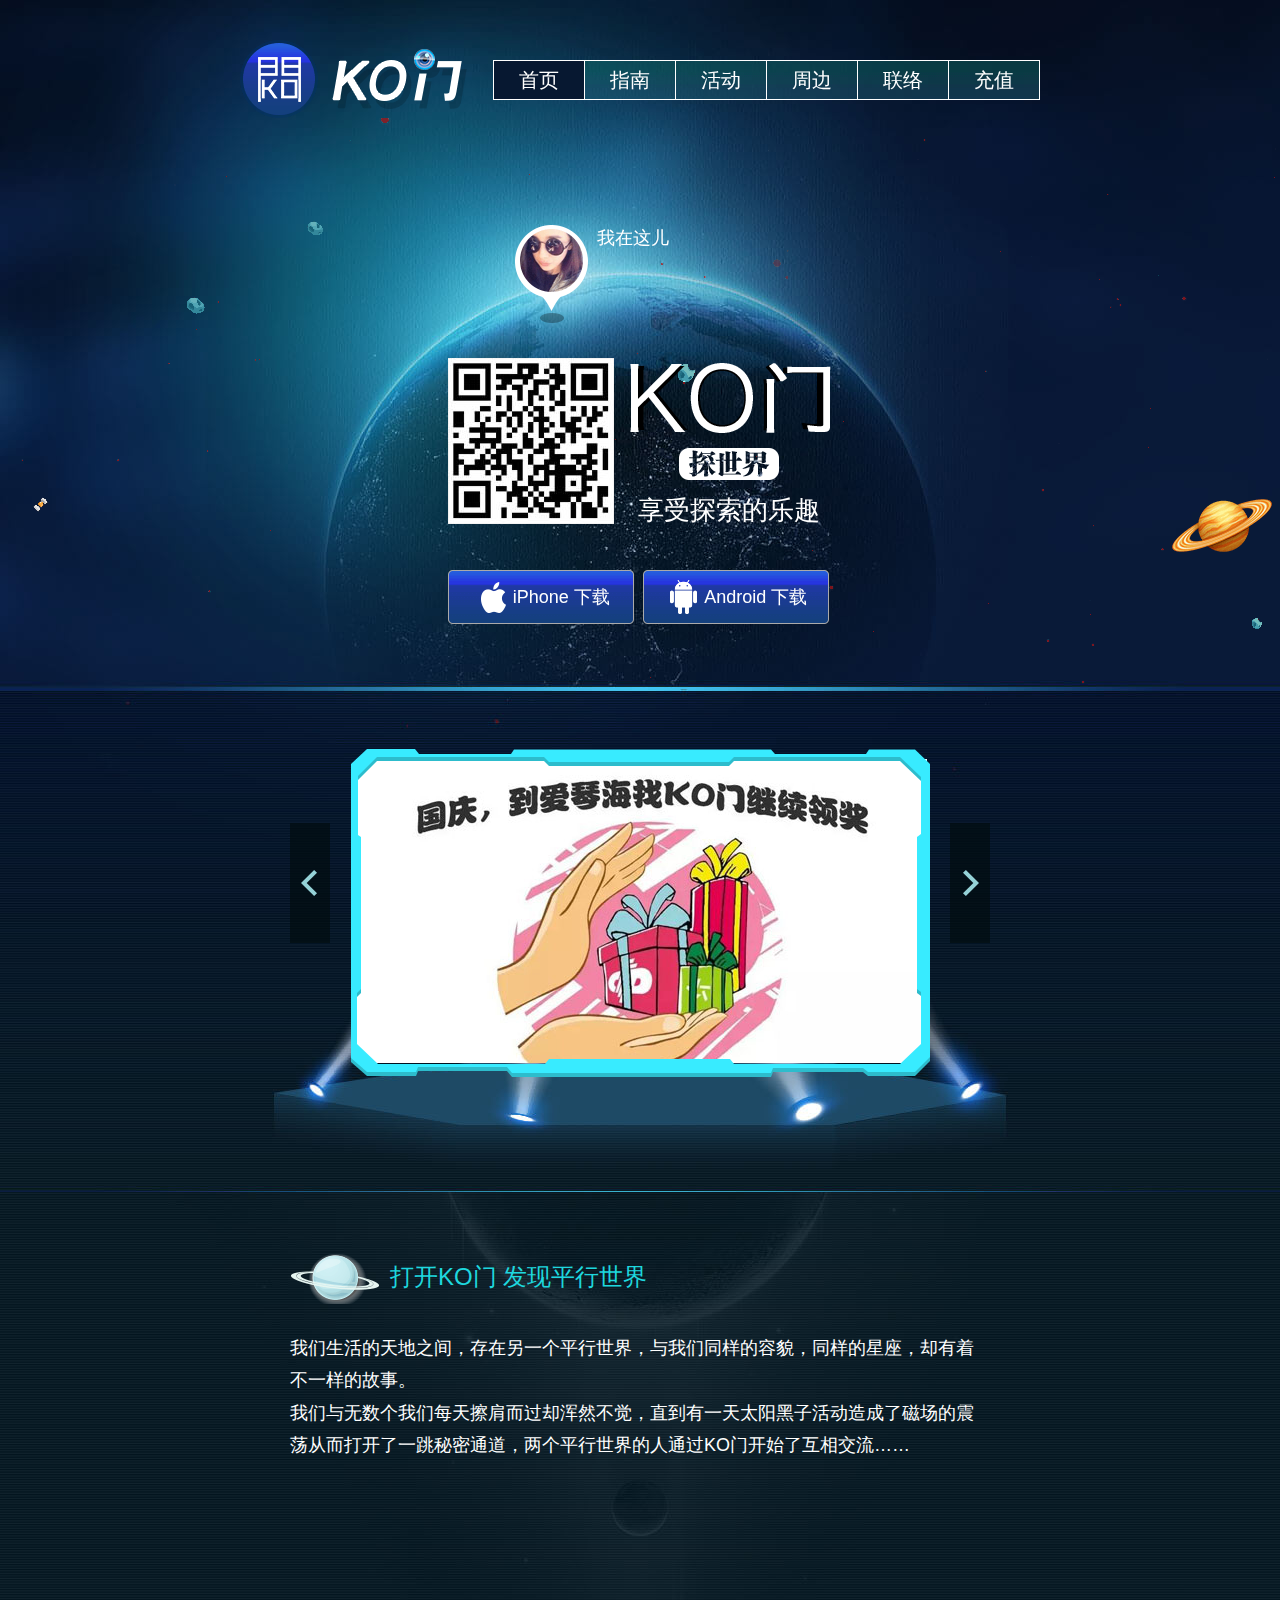
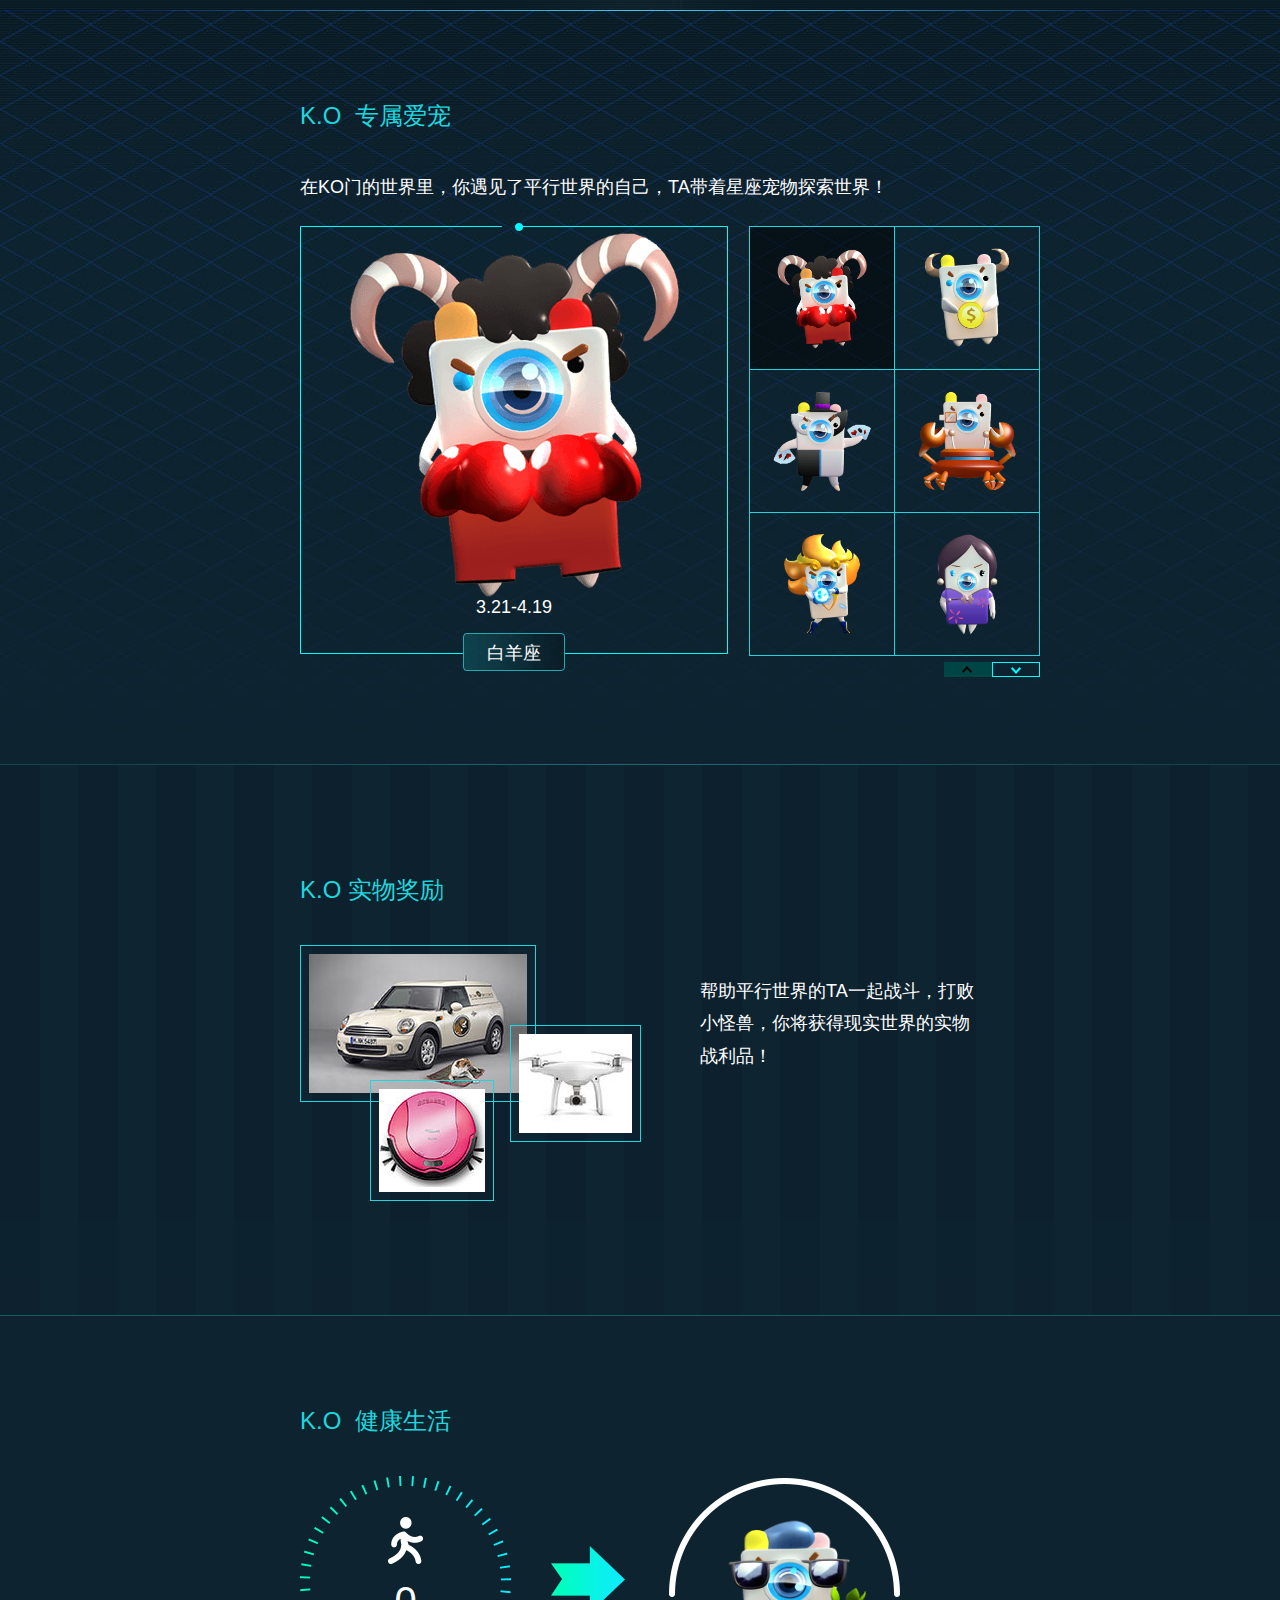
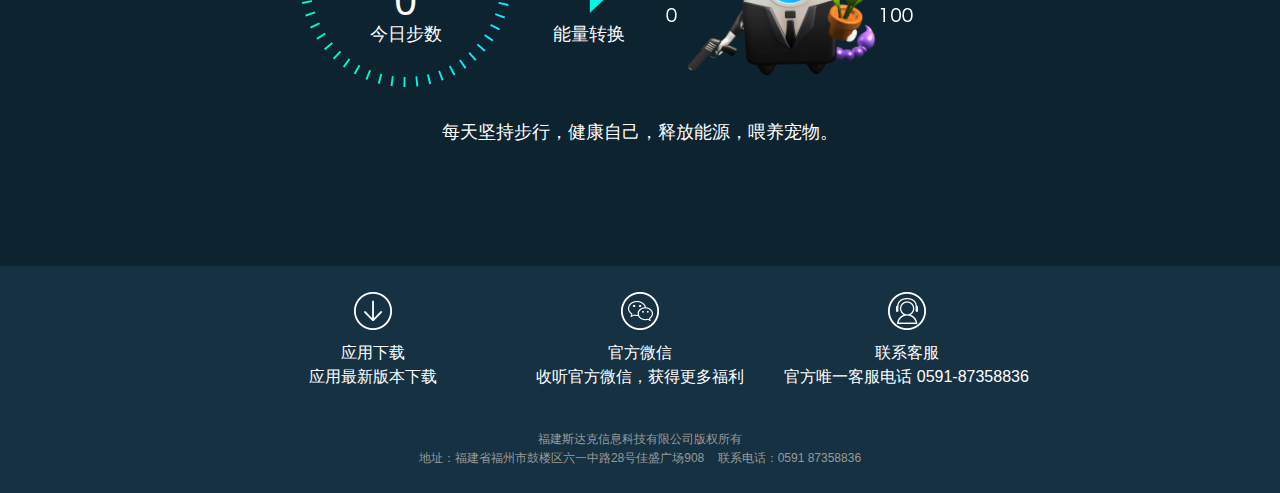
<file: index.html>
<!DOCTYPE html PUBLIC "-//W3C//DTD XHTML 1.0 Transitional//EN" "http://www.w3.org/TR/xhtml1/DTD/xhtml1-transitional.dtd">
<html xmlns="http://www.w3.org/1999/xhtml">
<head>
<meta http-equiv="Content-Type" content="text/html; charset=utf-8" />
<meta name="keywords" content="">
<meta name="description" content="">
<title>斯达克官网</title>

<meta name="viewport" content="width=device-width, initial-scale=1.0, user-scalable=0, minimum-scale=1.0, maximum-scale=1.0">
<meta name="apple-mobile-web-app-capable" content="yes">
<meta name="apple-mobile-web-app-status-bar-style" content="black">
<meta name="format-detection" content="telephone=no, email=no">

<link rel="stylesheet" href="ko/css/main.css" />
</head>
<body>

<div class="section s1">
	<div class="wrapper" id="s1">
		<div class="header">			
			<h1><a href="index.html" class="logo"><img src="ko/images/logo.png" alt="KO门" /></a></h1>
			<ul class="nav clearfix">
				<li class="on"><a href="index.html">首页</a></li>
				<li><a href="ko/guide.html">指南</a></li>
				<li><a href="ko/event.html">活动</a></li>
				<li><a href="javascript:;">周边</a></li>
				<li><a href="ko/contact.html">联络</a></li>
				<li><a href="ko/login.html?clear=1">充值</a></li>
			</ul>
			<a href="javascript:;" class="btn-menu"></a>		
		</div>
		<div class="star_bg layer" data-depth="1.00"></div>
		<div class="loc"><i class="anim"></i><span>我在这儿</span></div>
		<div class="down">
			<img src="ko/images/qrcode.jpg" alt="二维码" class="qrcode" />
			<div class="slogan">
				<h2 class="t_hide">KO门探世界</h2>
				<h3>享受探索的乐趣</h3>
			</div>
			<div class="btn-option">
				<a href="https://itunes.apple.com/cn/app/ko-men/id1155833660?mt=8"><i class="ios"></i>iPhone 下载</a>
				<a href="https://www.pgyer.com/sidake"><i class="android"></i>Android 下载</a>
			</div>
				
		</div>
	</div>
</div>
<div class="section s2">
	<div class="wrapper">
		<div class="swiper-container index-slider">
			<div class="swiper-wrapper">
				<div class="swiper-slide">
					<div class="img"><a href="ko/event_aiqinghai.html"><img src="ko/images/pic01.jpg" alt="" /><span></span></a></div>
				</div>
				<!-- <div class="swiper-slide">
					<div class="img"><a href="###"><img src="ko/images/pic01.jpg" alt="" /><span></span></a></div>
				</div>	 -->					
			</div>				
			<!-- Add Arrows -->
			<div class="swiper-button-next btn_next" id="index-next"></div>
			<div class="swiper-button-prev btn_prev" id="index-prev"></div>
		</div>		
	</div>
</div>
<div class="section s3">
	<div class="wrapper">
		<div class="s3_con">
			<div class="stitle"><i class="u"></i>打开KO门 发现平行世界</div>
			<div class="stxt">
				<p>我们生活的天地之间，存在另一个平行世界，与我们同样的容貌，同样的星座，却有着不一样的故事。<br />我们与无数个我们每天擦肩而过却浑然不觉，直到有一天太阳黑子活动造成了磁场的震荡从而打开了一跳秘密通道，两个平行世界的人通过KO门开始了互相交流……</p>
			</div>
		</div>			
	</div>
</div>
<div class="section s4">
	<div class="wrapper">
		<div class="s4_con">
			<div class="stitle">K.O  专属爱宠</div>
			<div class="stxt"><p>在KO门的世界里，你遇见了平行世界的自己，TA带着星座宠物探索世界！</p></div>

			<div class="signshow clearfix">
				<div class="signcon" data-index="0">
					<img src="ko/images/sign_1.png" alt="白羊座" />
					<span class="date">3.21-4.19</span>
					<span class="name">白羊座</span>
				</div>	
				<div class="signoption">
					<a href="javascript:;" class="next"></a>
					<a href="javascript:;" class="prev"></a>
				</div>				
				<div class="signlist">
					<ul class="clearfix" id="signList">
						<li class="on"><a href="javascript:;" data-date="3.21-4.19" data-name="白羊座" title="白羊座"><img src="ko/images/sign_1.png" alt="" /></a></li>
						<li><a href="javascript:;" data-date="4.20-5.20" data-name="金牛座" title="金牛座"><img src="ko/images/sign_2.png" alt="" /></a></li>
						<li><a href="javascript:;" data-date="5.21-6.21" data-name="双子座" title="双子座"><img src="ko/images/sign_3.png" alt="" /></a></li>
						<li><a href="javascript:;" data-date="6.22-7.22" data-name="巨蟹座" title="巨蟹座"><img src="ko/images/sign_4.png" alt="" /></a></li>
						<li><a href="javascript:;" data-date="7.23-8.22" data-name="狮子座" title="狮子座"><img src="ko/images/sign_5.png" alt="" /></a></li>
						<li><a href="javascript:;" data-date="8.23-9.22" data-name="处女座" title="处女座"><img src="ko/images/sign_6.png" alt="" /></a></li>
						<li><a href="javascript:;" data-date="9.23-10.23" data-name="天秤座" title="天秤座"><img src="ko/images/sign_7.png" alt="" /></a></li>
						<li><a href="javascript:;" data-date="10.24-11.22" data-name="天蝎座" title="天蝎座"><img src="ko/images/sign_8.png" alt="" /></a></li>
						<li><a href="javascript:;" data-date="11.23-12.21" data-name="射手座" title="射手座"><img src="ko/images/sign_9.png" alt="" /></a></li>
						<li><a href="javascript:;" data-date="12.22-1.19" data-name="摩羯座" title="摩羯座"><img src="ko/images/sign_10.png" alt="" /></a></li>
						<li><a href="javascript:;" data-date="1.20-2.18" data-name="水瓶座" title="水瓶座"><img src="ko/images/sign_11.png" alt="" /></a></li>
						<li><a href="javascript:;" data-date="2.19-3.20" data-name="双鱼座" title="双鱼座"><img src="ko/images/sign_12.png" alt="" /></a></li>
					</ul>
				</div>
				<div class="signbtn">
					<a href="javascript:;" class="up disable"></a>
					<a href="javascript:;" class="down"></a>
				</div>		
			</div>
		</div>
	</div>
</div>
<div class="section s5">
	<div class="wrapper">
		<div class="s5_con">
			<div class="stitle">K.O 实物奖励</div>
			<div class="stxt">
				<div class="spic">
					<img src="ko/images/pic04.jpg" alt="" class="p1" />
					<img src="ko/images/pic03.jpg" alt="" class="p2" />
					<img src="ko/images/pic02.jpg" alt="" class="p3" />
				</div>
				<p>帮助平行世界的TA一起战斗，打败小怪兽，你将获得现实世界的实物战利品！</p>
			</div>
		</div>			
	</div>
</div>
<div class="section s6">
	<div class="wrapper">
		<div class="s6_con">
			<div class="stitle">K.O  健康生活</div>
			<div class="step clearfix">
				<div class="step_1">
					<i></i>
					<span id="num1">5106</span>
					今日步数
				</div>
				<div class="step_2">
					<i></i><span>能量转换</span>
				</div>
				<div class="step_3">
					<div class="circle">
						<div class="circle-line" id="circleLine" style="width:0%"></div>
						<span class="num" id="num2">70</span>
					</div>
					<img src="ko/images/sign_8.png" alt="" />
				</div>
			</div>
			<div class="stxt">每天坚持步行，健康自己，释放能源，喂养宠物。</div>
		</div>			
	</div>
</div>
<div class="footer">
	<div class="wrapper">
		<ul class="clearfix">
			<li>
				<a href="https://www.pgyer.com/sidake">
					<i class="i1"></i>
					应用下载<br />应用最新版本下载
				</a>
			</li>
			<li>
				<a href="javascript:;">
					<i class="i2"></i>
					官方微信<br />收听官方微信，获得更多福利
					<span class="qrcode"><img src="ko/images/wx_qrcode.jpg" alt="微信公众号" /></span>
				</a>
			</li>
			<li>
				<a href="tel:0591-87358836">
					<i class="i3"></i>
					联系客服<br />官方唯一客服电话 0591-87358836 
				</a>
			</li>
		</ul>		
	</div>
	<div class="copyright">
		<p>福建斯达克信息科技有限公司版权所有<br /><label>地址：福建省福州市鼓楼区六一中路28号佳盛广场908</label> <label>联系电话：0591 87358836</label></p>
	</div>
</div>
<script src="ko/js/jquery.min.js"></script>
<script src="ko/js/jquery.parallax.min.js"></script>
<script src="ko/js/swiper.min.js"></script>
<script src="ko/js/countUp.min.js"></script>
<script src="ko/js/jquery.touchSwipe.min.js"></script>
<script>
    
$(function() {
   
	$(".btn-menu").click(function(){
		$(this).toggleClass('btn-active');
		$(this).siblings('ul').toggle();
	})


	//index JS
	$('#s1').parallax();
	var swiper = new Swiper('.index-slider', {
		nextButton: '#index-next',
		prevButton: '#index-prev',
		loop: true
	});

	var el1 = document.querySelector("#num1");
	var numAnim1 = new CountUp(el1, 000, 5106, 0, 1);
	var el2 = document.querySelector("#num2");
	var numAnim2 = new CountUp(el2, 0, 70, 0, 1);
	$(window).scroll(function() {
		var activeScroll = $(".s5").offset();    
		if($(window).scrollTop() >= activeScroll.top){
			numAnim1.start();
			setTimeout(function(){
				$("#num2").show();
				numAnim2.start();
				$("#circleLine").animate({"width": "70%"},1000);
			},1000)		
		}
	});
	$(".signlist li a").click(function(){
		var date=$(this).data("date"), name=$(this).data("name");
		var img = $(this).html();
		var html = "";
		html = img;
		html +='<span class="date">'+date+'</span>';
		html +='<span class="name">'+name+'</span>';

		$(".signcon").html(html);

		var li = $(this).parent();
		$(".signcon").attr("data-index",li.index())
		li.addClass("on").siblings("li").removeClass('on');
		return false;
	})
	$(".signbtn a").click(function(){
		var target = $("#signList");
		if($(this).hasClass('down') && !target.hasClass('moveUp')){
			$(this).addClass('disable').siblings('a').removeClass('disable');
			target.animate({"margin-top": "-430px"},300, function() {
				target.addClass('moveUp');				
			});
		}else if($(this).hasClass('up') && target.hasClass('moveUp')){
			$(this).addClass('disable').siblings('a').removeClass('disable');
			target.animate({"margin-top": "0px"},300, function() {
				target.removeClass('moveUp');				
			});
		}
	})

	function showSign(index){
		$(".signcon").attr("data-index",index);
		var target = $("#signList li").eq(index).find("a");

		var date=target.data("date"), name=target.data("name");
		var img = target.html();
		var html = "";
		html = img;
		html +='<span class="date">'+date+'</span>';
		html +='<span class="name">'+name+'</span>';
		$(".signcon").html(html);
	}

	$(".signoption a").click(function(){
		var index = $(".signcon").attr("data-index");

		if($(this).hasClass('prev')){
			if(index == 0){index = 11}else{
				index --;
			}
			showSign(index);

		}else if($(this).hasClass('next')){
			if(index == 11){index = 0}else{
				index++;
			}
			showSign(index);
		}
		return false;
	})

	$(".signcon").swipe({
			swipeLeft:function() {
				var index = $(".signcon").attr("data-index");
				if(index == 0){index = 11}else{
					index --;
				}
				showSign(index);
			},
			swipeRight : function() {
				var index = $(".signcon").attr("data-index");
				if(index == 11){index = 0}else{
					index++;
				}
				showSign(index);		
			}
		});
});
</script>
</body>
</html>
</file>
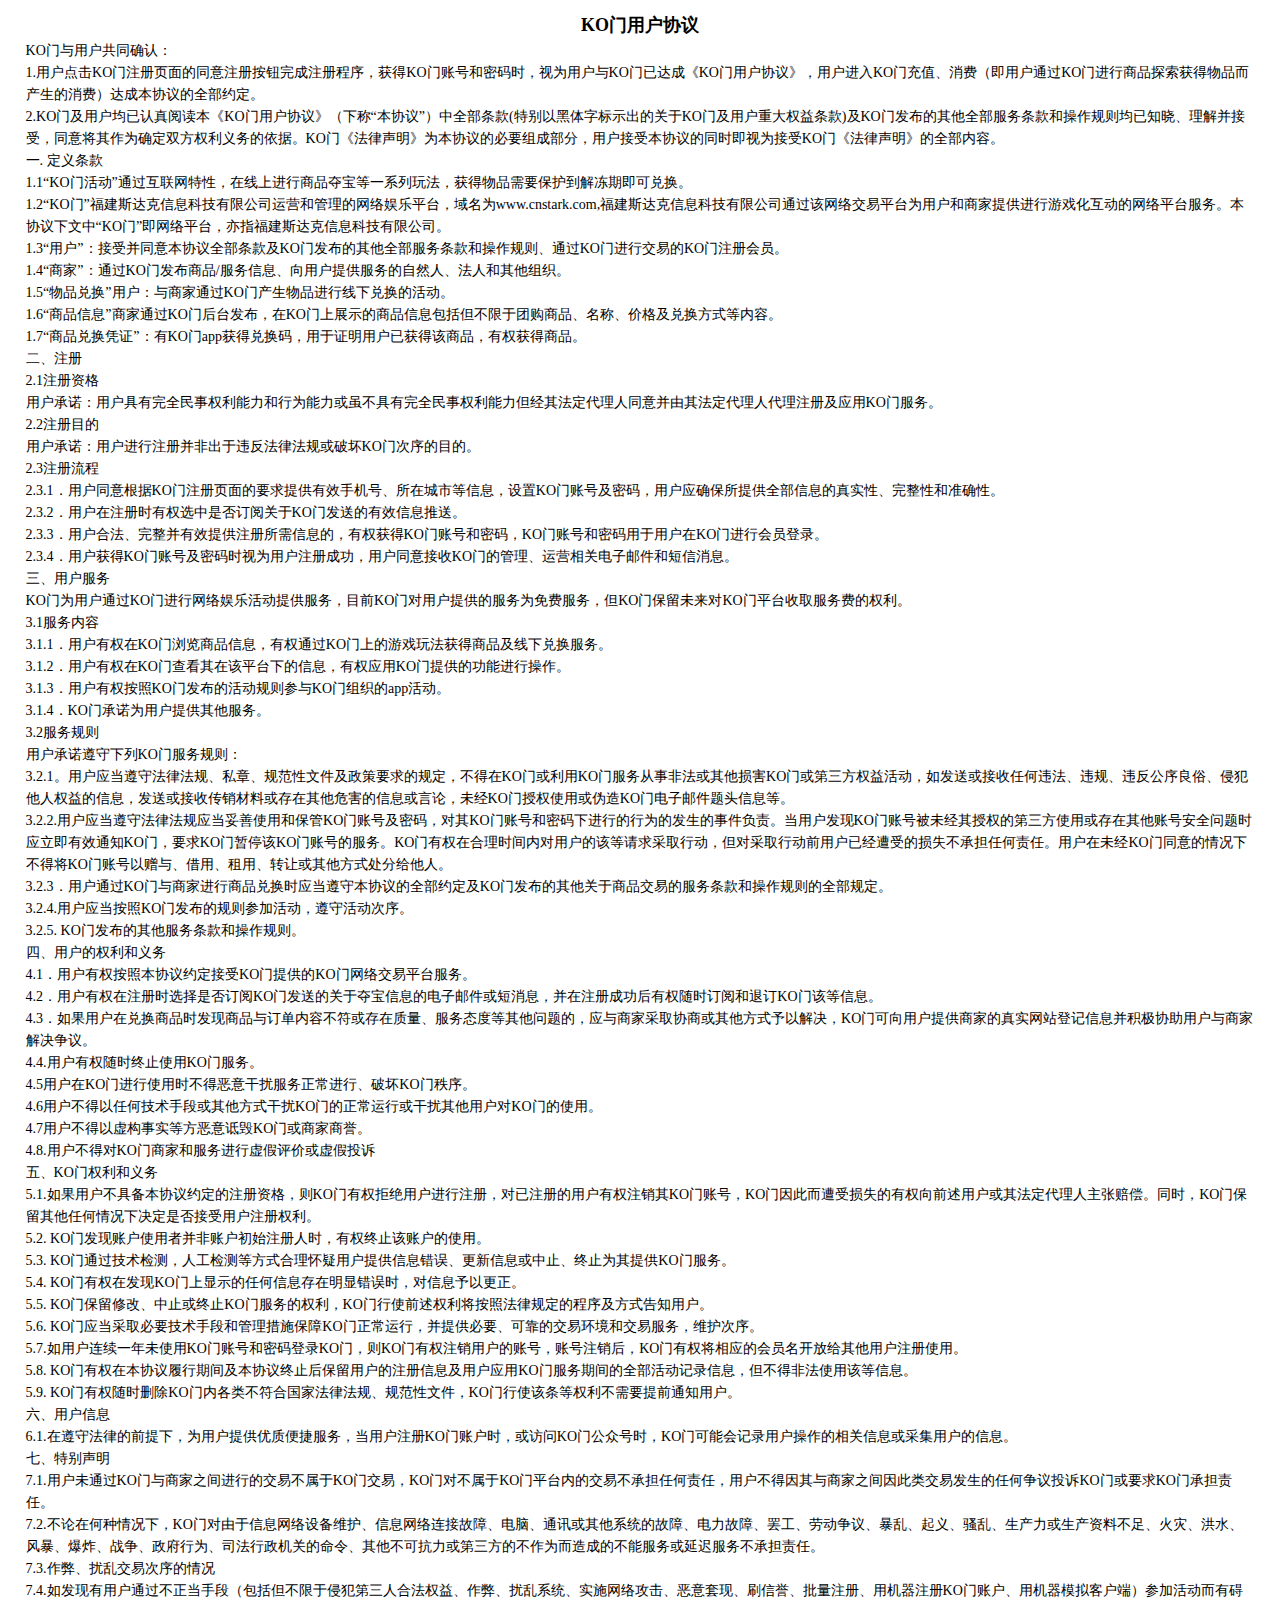
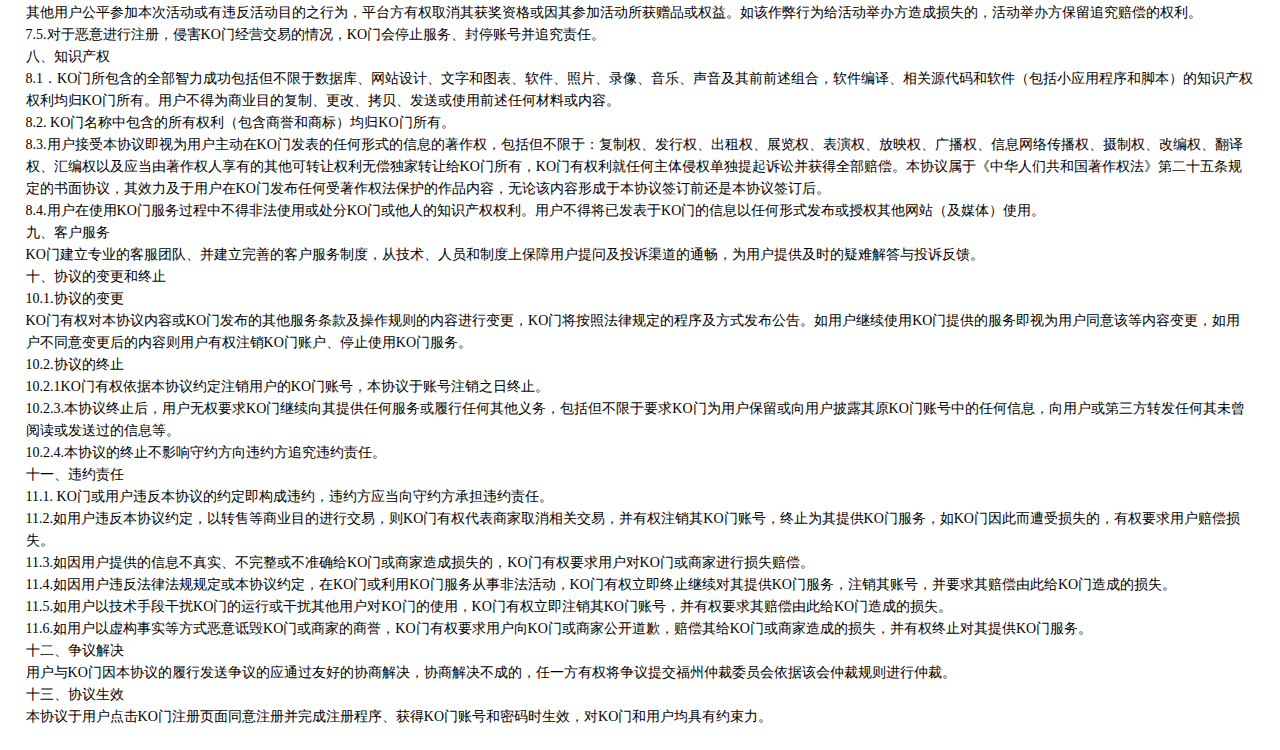
<file: ko/agreement.html>
<!DOCTYPE html>
<html lang="en">
<head>
	<meta name="viewport" content="target-densitydpi=device-dpi, width=device-width, initial-scale=1.0, minimum-scale=1.0, maximum-scale=1.0, minimal-ui" />
	<meta name="apple-mobile-web-app-capable" content="yes" />
	<meta name="apple-mobile-web-app-status-bar-style" content="black" />
	<meta http-equiv="Content-Type" content="text/html;charset=utf-8" />
    <title>用户协议</title>
    <style>
        body,*{
            margin: 0px;
            padding: 0px;
            color:black;
        }
        #xieyi{
            position: relative;
            width: 96%;
            left:2%;
            line-height: 22px;
            font-size:14px;
        }
        #xieyi1{
            line-height: 30px;
            font-size:18px;
            text-align: center;
            position: relative;
            margin-top:10px;
            font-weight: bolder;
        }
        div{
            position: relative;
        }
    </style>
</head>
<body>
    <div id="xieyi">
        <div id="xieyi1">KO门用户协议</div>
        <div>
            KO门与用户共同确认：<br/>
1.用户点击KO门注册页面的同意注册按钮完成注册程序，获得KO门账号和密码时，视为用户与KO门已达成《KO门用户协议》，用户进入KO门充值、消费（即用户通过KO门进行商品探索获得物品而产生的消费）达成本协议的全部约定。<br/>
2.KO门及用户均已认真阅读本《KO门用户协议》（下称“本协议”）中全部条款(特别以黑体字标示出的关于KO门及用户重大权益条款)及KO门发布的其他全部服务条款和操作规则均已知晓、理解并接受，同意将其作为确定双方权利义务的依据。KO门《法律声明》为本协议的必要组成部分，用户接受本协议的同时即视为接受KO门《法律声明》的全部内容。<br/>
一. 定义条款<br/>
1.1“KO门活动”通过互联网特性，在线上进行商品夺宝等一系列玩法，获得物品需要保护到解冻期即可兑换。<br/>
1.2“KO门”福建斯达克信息科技有限公司运营和管理的网络娱乐平台，域名为www.cnstark.com,福建斯达克信息科技有限公司通过该网络交易平台为用户和商家提供进行游戏化互动的网络平台服务。本协议下文中“KO门”即网络平台，亦指福建斯达克信息科技有限公司。<br/>
1.3“用户”：接受并同意本协议全部条款及KO门发布的其他全部服务条款和操作规则、通过KO门进行交易的KO门注册会员。<br/>
1.4“商家”：通过KO门发布商品/服务信息、向用户提供服务的自然人、法人和其他组织。<br/>
1.5“物品兑换”用户：与商家通过KO门产生物品进行线下兑换的活动。<br/>
1.6“商品信息”商家通过KO门后台发布，在KO门上展示的商品信息包括但不限于团购商品、名称、价格及兑换方式等内容。<br/>
1.7“商品兑换凭证”：有KO门app获得兑换码，用于证明用户已获得该商品，有权获得商品。<br/>
二、注册<br/>
2.1注册资格<br/>
用户承诺：用户具有完全民事权利能力和行为能力或虽不具有完全民事权利能力但经其法定代理人同意并由其法定代理人代理注册及应用KO门服务。<br/>
2.2注册目的<br/>
用户承诺：用户进行注册并非出于违反法律法规或破坏KO门次序的目的。<br/>
2.3注册流程<br/>
2.3.1．用户同意根据KO门注册页面的要求提供有效手机号、所在城市等信息，设置KO门账号及密码，用户应确保所提供全部信息的真实性、完整性和准确性。<br/>
2.3.2．用户在注册时有权选中是否订阅关于KO门发送的有效信息推送。<br/>
2.3.3．用户合法、完整并有效提供注册所需信息的，有权获得KO门账号和密码，KO门账号和密码用于用户在KO门进行会员登录。<br/>
2.3.4．用户获得KO门账号及密码时视为用户注册成功，用户同意接收KO门的管理、运营相关电子邮件和短信消息。<br/>
三、用户服务<br/>
KO门为用户通过KO门进行网络娱乐活动提供服务，目前KO门对用户提供的服务为免费服务，但KO门保留未来对KO门平台收取服务费的权利。<br/>
3.1服务内容<br/>
3.1.1．用户有权在KO门浏览商品信息，有权通过KO门上的游戏玩法获得商品及线下兑换服务。<br/>
3.1.2．用户有权在KO门查看其在该平台下的信息，有权应用KO门提供的功能进行操作。<br/>
3.1.3．用户有权按照KO门发布的活动规则参与KO门组织的app活动。<br/>
3.1.4．KO门承诺为用户提供其他服务。<br/>
3.2服务规则<br/>
用户承诺遵守下列KO门服务规则：<br/>
3.2.1。用户应当遵守法律法规、私章、规范性文件及政策要求的规定，不得在KO门或利用KO门服务从事非法或其他损害KO门或第三方权益活动，如发送或接收任何违法、违规、违反公序良俗、侵犯他人权益的信息，发送或接收传销材料或存在其他危害的信息或言论，未经KO门授权使用或伪造KO门电子邮件题头信息等。<br/>
3.2.2.用户应当遵守法律法规应当妥善使用和保管KO门账号及密码，对其KO门账号和密码下进行的行为的发生的事件负责。当用户发现KO门账号被未经其授权的第三方使用或存在其他账号安全问题时应立即有效通知KO门，要求KO门暂停该KO门账号的服务。KO门有权在合理时间内对用户的该等请求采取行动，但对采取行动前用户已经遭受的损失不承担任何责任。用户在未经KO门同意的情况下不得将KO门账号以赠与、借用、租用、转让或其他方式处分给他人。<br/>
3.2.3．用户通过KO门与商家进行商品兑换时应当遵守本协议的全部约定及KO门发布的其他关于商品交易的服务条款和操作规则的全部规定。<br/>
3.2.4.用户应当按照KO门发布的规则参加活动，遵守活动次序。<br/>
3.2.5. KO门发布的其他服务条款和操作规则。<br/>
四、用户的权利和义务<br/>
4.1．用户有权按照本协议约定接受KO门提供的KO门网络交易平台服务。<br/>
4.2．用户有权在注册时选择是否订阅KO门发送的关于夺宝信息的电子邮件或短消息，并在注册成功后有权随时订阅和退订KO门该等信息。<br/>
4.3．如果用户在兑换商品时发现商品与订单内容不符或存在质量、服务态度等其他问题的，应与商家采取协商或其他方式予以解决，KO门可向用户提供商家的真实网站登记信息并积极协助用户与商家解决争议。<br/>
4.4.用户有权随时终止使用KO门服务。<br/>
4.5用户在KO门进行使用时不得恶意干扰服务正常进行、破坏KO门秩序。<br/>
4.6用户不得以任何技术手段或其他方式干扰KO门的正常运行或干扰其他用户对KO门的使用。<br/>
4.7用户不得以虚构事实等方恶意诋毁KO门或商家商誉。<br/>
4.8.用户不得对KO门商家和服务进行虚假评价或虚假投诉<br/>
五、KO门权利和义务<br/>
5.1.如果用户不具备本协议约定的注册资格，则KO门有权拒绝用户进行注册，对已注册的用户有权注销其KO门账号，KO门因此而遭受损失的有权向前述用户或其法定代理人主张赔偿。同时，KO门保留其他任何情况下决定是否接受用户注册权利。<br/>
5.2. KO门发现账户使用者并非账户初始注册人时，有权终止该账户的使用。<br/>
5.3. KO门通过技术检测，人工检测等方式合理怀疑用户提供信息错误、更新信息或中止、终止为其提供KO门服务。<br/>
5.4. KO门有权在发现KO门上显示的任何信息存在明显错误时，对信息予以更正。<br/>
5.5. KO门保留修改、中止或终止KO门服务的权利，KO门行使前述权利将按照法律规定的程序及方式告知用户。<br/>
5.6. KO门应当采取必要技术手段和管理措施保障KO门正常运行，并提供必要、可靠的交易环境和交易服务，维护次序。<br/>
5.7.如用户连续一年未使用KO门账号和密码登录KO门，则KO门有权注销用户的账号，账号注销后，KO门有权将相应的会员名开放给其他用户注册使用。<br/>
5.8. KO门有权在本协议履行期间及本协议终止后保留用户的注册信息及用户应用KO门服务期间的全部活动记录信息，但不得非法使用该等信息。<br/>
5.9. KO门有权随时删除KO门内各类不符合国家法律法规、规范性文件，KO门行使该条等权利不需要提前通知用户。<br/>
六、用户信息<br/>
6.1.在遵守法律的前提下，为用户提供优质便捷服务，当用户注册KO门账户时，或访问KO门公众号时，KO门可能会记录用户操作的相关信息或采集用户的信息。<br/>
七、特别声明<br/>
7.1.用户未通过KO门与商家之间进行的交易不属于KO门交易，KO门对不属于KO门平台内的交易不承担任何责任，用户不得因其与商家之间因此类交易发生的任何争议投诉KO门或要求KO门承担责任。<br/>
7.2.不论在何种情况下，KO门对由于信息网络设备维护、信息网络连接故障、电脑、通讯或其他系统的故障、电力故障、罢工、劳动争议、暴乱、起义、骚乱、生产力或生产资料不足、火灾、洪水、风暴、爆炸、战争、政府行为、司法行政机关的命令、其他不可抗力或第三方的不作为而造成的不能服务或延迟服务不承担责任。<br/>
7.3.作弊、扰乱交易次序的情况<br/>
7.4.如发现有用户通过不正当手段（包括但不限于侵犯第三人合法权益、作弊、扰乱系统、实施网络攻击、恶意套现、刷信誉、批量注册、用机器注册KO门账户、用机器模拟客户端）参加活动而有碍其他用户公平参加本次活动或有违反活动目的之行为，平台方有权取消其获奖资格或因其参加活动所获赠品或权益。如该作弊行为给活动举办方造成损失的，活动举办方保留追究赔偿的权利。<br/>
7.5.对于恶意进行注册，侵害KO门经营交易的情况，KO门会停止服务、封停账号并追究责任。<br/>
八、知识产权<br/>
8.1．KO门所包含的全部智力成功包括但不限于数据库、网站设计、文字和图表、软件、照片、录像、音乐、声音及其前前述组合，软件编译、相关源代码和软件（包括小应用程序和脚本）的知识产权权利均归KO门所有。用户不得为商业目的复制、更改、拷贝、发送或使用前述任何材料或内容。<br/>
8.2. KO门名称中包含的所有权利（包含商誉和商标）均归KO门所有。<br/>
8.3.用户接受本协议即视为用户主动在KO门发表的任何形式的信息的著作权，包括但不限于：复制权、发行权、出租权、展览权、表演权、放映权、广播权、信息网络传播权、摄制权、改编权、翻译权、汇编权以及应当由著作权人享有的其他可转让权利无偿独家转让给KO门所有，KO门有权利就任何主体侵权单独提起诉讼并获得全部赔偿。本协议属于《中华人们共和国著作权法》第二十五条规定的书面协议，其效力及于用户在KO门发布任何受著作权法保护的作品内容，无论该内容形成于本协议签订前还是本协议签订后。<br/>
8.4.用户在使用KO门服务过程中不得非法使用或处分KO门或他人的知识产权权利。用户不得将已发表于KO门的信息以任何形式发布或授权其他网站（及媒体）使用。<br/>
九、客户服务<br/>
KO门建立专业的客服团队、并建立完善的客户服务制度，从技术、人员和制度上保障用户提问及投诉渠道的通畅，为用户提供及时的疑难解答与投诉反馈。<br/>
十、协议的变更和终止<br/>
10.1.协议的变更<br/>
KO门有权对本协议内容或KO门发布的其他服务条款及操作规则的内容进行变更，KO门将按照法律规定的程序及方式发布公告。如用户继续使用KO门提供的服务即视为用户同意该等内容变更，如用户不同意变更后的内容则用户有权注销KO门账户、停止使用KO门服务。<br/>
10.2.协议的终止<br/>
10.2.1KO门有权依据本协议约定注销用户的KO门账号，本协议于账号注销之日终止。<br/>
10.2.3.本协议终止后，用户无权要求KO门继续向其提供任何服务或履行任何其他义务，包括但不限于要求KO门为用户保留或向用户披露其原KO门账号中的任何信息，向用户或第三方转发任何其未曾阅读或发送过的信息等。<br/>
10.2.4.本协议的终止不影响守约方向违约方追究违约责任。<br/>
十一、违约责任<br/>
11.1. KO门或用户违反本协议的约定即构成违约，违约方应当向守约方承担违约责任。<br/>
11.2.如用户违反本协议约定，以转售等商业目的进行交易，则KO门有权代表商家取消相关交易，并有权注销其KO门账号，终止为其提供KO门服务，如KO门因此而遭受损失的，有权要求用户赔偿损失。<br/>
11.3.如因用户提供的信息不真实、不完整或不准确给KO门或商家造成损失的，KO门有权要求用户对KO门或商家进行损失赔偿。<br/>
11.4.如因用户违反法律法规规定或本协议约定，在KO门或利用KO门服务从事非法活动，KO门有权立即终止继续对其提供KO门服务，注销其账号，并要求其赔偿由此给KO门造成的损失。<br/>
11.5.如用户以技术手段干扰KO门的运行或干扰其他用户对KO门的使用，KO门有权立即注销其KO门账号，并有权要求其赔偿由此给KO门造成的损失。<br/>
11.6.如用户以虚构事实等方式恶意诋毁KO门或商家的商誉，KO门有权要求用户向KO门或商家公开道歉，赔偿其给KO门或商家造成的损失，并有权终止对其提供KO门服务。<br/>
十二、争议解决<br/>
用户与KO门因本协议的履行发送争议的应通过友好的协商解决，协商解决不成的，任一方有权将争议提交福州仲裁委员会依据该会仲裁规则进行仲裁。<br/>
十三、协议生效<br/>
本协议于用户点击KO门注册页面同意注册并完成注册程序、获得KO门账号和密码时生效，对KO门和用户均具有约束力。<br/><br/>
        </div>
        
    </div>
</body>
</html>
</file>
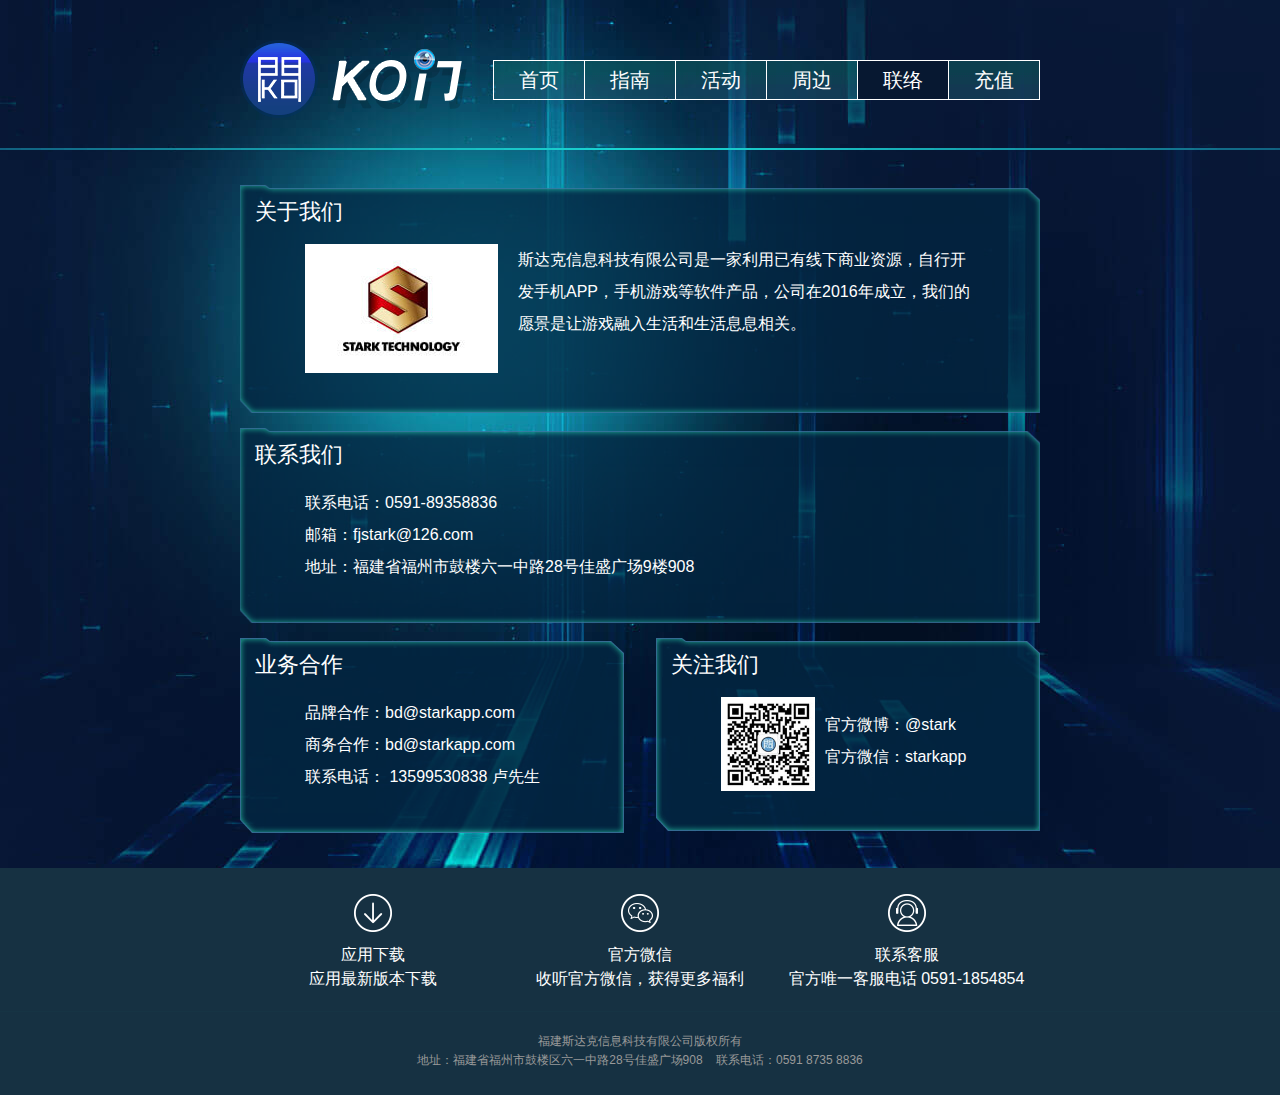
<file: ko/contact.html>
<!DOCTYPE html PUBLIC "-//W3C//DTD XHTML 1.0 Transitional//EN" "http://www.w3.org/TR/xhtml1/DTD/xhtml1-transitional.dtd">
<html xmlns="http://www.w3.org/1999/xhtml">
<head>
<meta http-equiv="Content-Type" content="text/html; charset=utf-8" />
<meta name="keywords" content="">
<meta name="description" content="">
<title>斯达克官网</title>

<meta name="viewport" content="width=device-width, initial-scale=1.0, user-scalable=0, minimum-scale=1.0, maximum-scale=1.0">
<meta name="apple-mobile-web-app-capable" content="yes">
<meta name="apple-mobile-web-app-status-bar-style" content="black">
<meta name="format-detection" content="telephone=no, email=no">

<link rel="stylesheet" href="css/main.css" />
</head>
<body>
<div class="subpage">
	<div class="header">
		<div class="wrapper">
			<h1><a href="../index.html" class="logo"><img src="images/logo.png" alt="KO门" /></a></h1>
			<ul class="nav clearfix">
				<li><a href="../index.html">首页</a></li>
				<li><a href="guide.html">指南</a></li>
				<li><a href="event.html">活动</a></li>
				<li><a href="javascript:;">周边</a></li>
				<li class="on"><a href="contact.html">联络</a></li>
				<li><a href="login.html?clear=1">充值</a></li>
			</ul>
			<a href="javascript:;" class="btn-menu"></a>			
		</div>
	</div>	
	<div class="wrapper">		
		<div class="main clearfix">
			<div class="submain">
				<div class="sub-head">
					<h4>关于我们</h4>
				</div>
				<div class="sub-con">
					<img src="images/pic05.jpg" alt="" class="slogo" />
					<p>斯达克信息科技有限公司是一家利用已有线下商业资源，自行开发手机APP，手机游戏等软件产品，公司在2016年成立，我们的愿景是让游戏融入生活和生活息息相关。</p>
				</div>
			</div>
			<div class="submain">
				<div class="sub-head">
					<h4>联系我们</h4>
				</div>
				<div class="sub-con">
					<p>联系电话：0591-89358836</p>
					<p>邮箱：fjstark@126.com</p>
					<p>地址：福建省福州市鼓楼六一中路28号佳盛广场9楼908</p>
				</div>
			</div>
			<div class="submain submin left">
				<div class="sub-head">
					<h4>业务合作</h4>
				</div>
				<div class="sub-con">
					<p>品牌合作：bd@starkapp.com <br />商务合作：bd@starkapp.com <br />联系电话： 13599530838 卢先生</p>
				</div>
			</div>
			<div class="submain submin right">
				<div class="sub-head">
					<h4>关注我们</h4>
				</div>
				<div class="sub-con">
					<img src="images/wx_qrcode.jpg" class="slogo" alt="微信公众号" />
					<p style="margin-top:12px;">官方微博：@stark <br />官方微信：starkapp</p>
				</div>				
			</div>
		</div>
			
	</div>		
</div>


<div class="footer">
	<div class="wrapper">
		<ul class="clearfix">
			<li>
				<a href="https://www.pgyer.com/sidake">
					<i class="i1"></i>
					应用下载<br />应用最新版本下载
				</a>
			</li>
			<li>
				<a href="javascript:;">
					<i class="i2"></i>
					官方微信<br />收听官方微信，获得更多福利
					<span class="qrcode"><img src="images/wx_qrcode.jpg" alt="微信公众号" /></span>
				</a>
			</li>
			<li>
				<a href="tel:0591-1854854">
					<i class="i3"></i>
					联系客服<br />官方唯一客服电话 0591-1854854
				</a>
			</li>
		</ul>
	</div>
	<div class="copyright">
		<p>福建斯达克信息科技有限公司版权所有<br /><label>地址：福建省福州市鼓楼区六一中路28号佳盛广场908</label> <label>联系电话：0591 8735 8836</label></p>
	</div>
</div>
<script src="js/jquery.min.js"></script>
<script>
$(function() {
	$(".btn-menu").click(function(){
		$(this).toggleClass('btn-active');
		$(this).siblings('ul').toggle();
	})
});
</script>
</body>
</html>
</file>
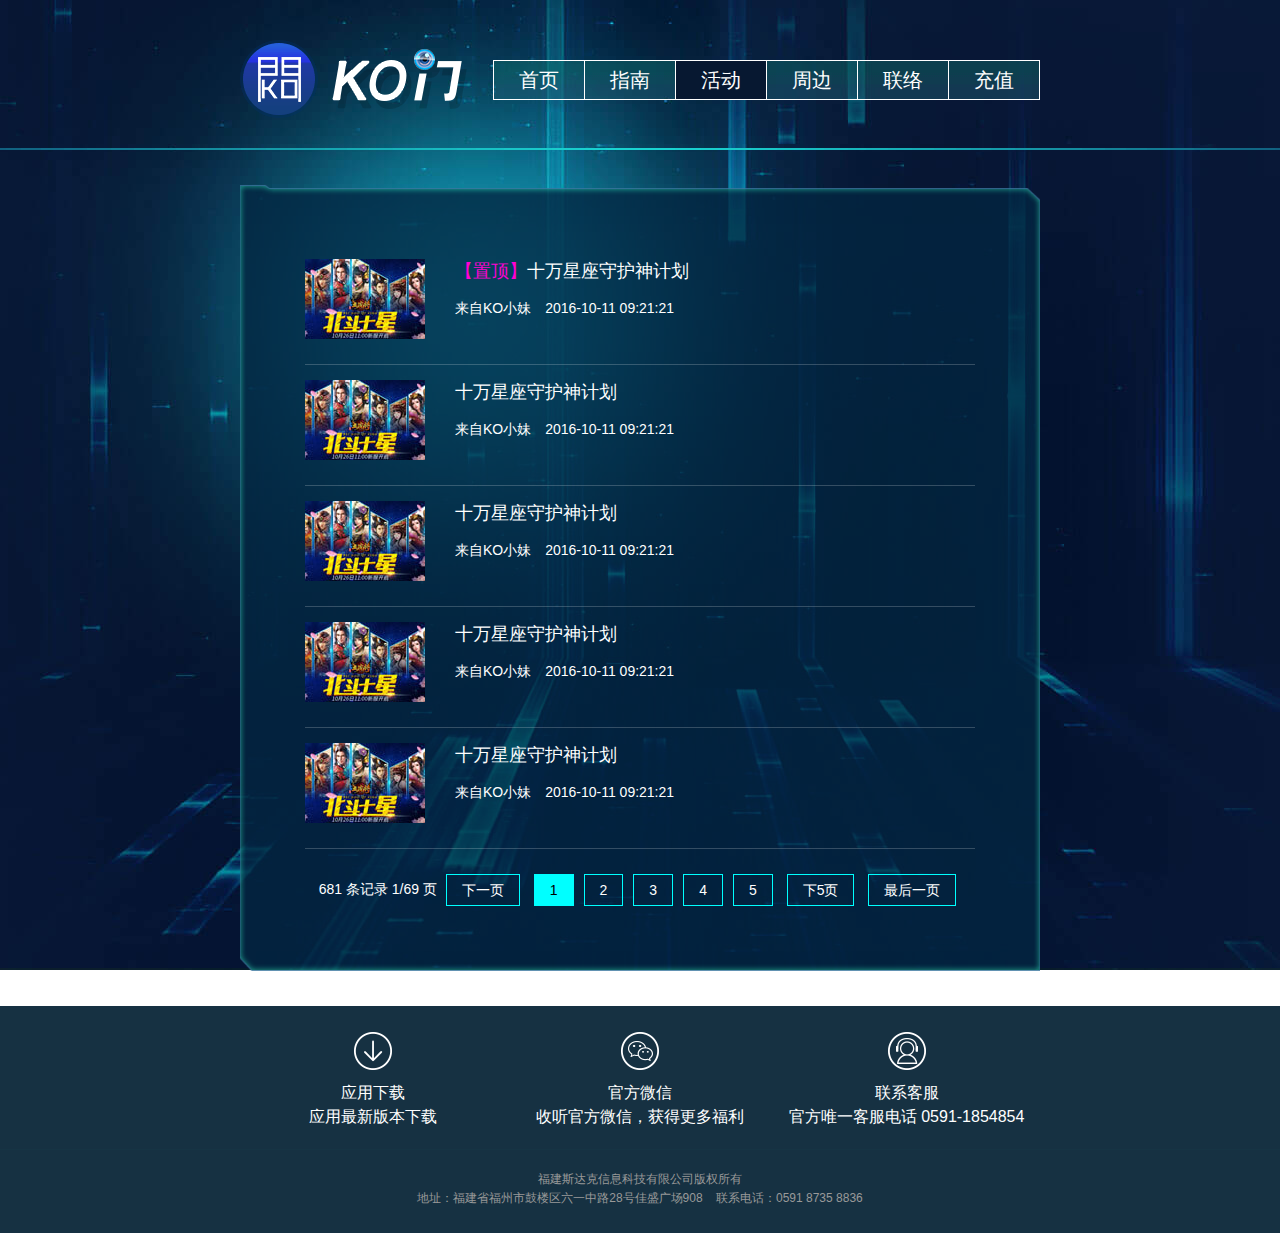
<file: ko/event.html>
<!DOCTYPE html PUBLIC "-//W3C//DTD XHTML 1.0 Transitional//EN" "http://www.w3.org/TR/xhtml1/DTD/xhtml1-transitional.dtd">
<html xmlns="http://www.w3.org/1999/xhtml">
<head>
<meta http-equiv="Content-Type" content="text/html; charset=utf-8" />
<meta name="keywords" content="">
<meta name="description" content="">
<title>斯达克官网</title>

<meta name="viewport" content="width=device-width, initial-scale=1.0, user-scalable=0, minimum-scale=1.0, maximum-scale=1.0">
<meta name="apple-mobile-web-app-capable" content="yes">
<meta name="apple-mobile-web-app-status-bar-style" content="black">
<meta name="format-detection" content="telephone=no, email=no">

<link rel="stylesheet" href="css/main.css" />
</head>
<body>
<div class="subpage">
	<div class="header">
		<div class="wrapper">
			<h1><a href="../index.html" class="logo"><img src="images/logo.png" alt="KO门" /></a></h1>
			<ul class="nav clearfix">
				<li><a href="../index.html">首页</a></li>
				<li><a href="guide.html">指南</a></li>
				<li class="on"><a href="event.html">活动</a></li>
				<li><a href="javascript:;">周边</a></li>
				<li><a href="contact.html">联络</a></li>
				<li><a href="login.html?clear=1">充值</a></li>
			</ul>
			<a href="javascript:;" class="btn-menu"></a>			
		</div>
	</div>	
	<div class="wrapper">		
		<div class="main clearfix">
			<div class="submain">
				<div class="sub-head"></div>
				<div class="sub-con">
					<ul class="event-list">
						<li>
							<a href="event_detail.html" class="img"><img src="images/pic06.jpg" alt="" /></a>
							<a href="event_detail.html" class="title"><span>【置顶】</span>十万星座守护神计划</a>
							<p><label>来自KO小妹</label> <label>2016-10-11 09:21:21</label></p>
						</li>
						<li>
							<a href="event_detail.html" class="img"><img src="images/pic06.jpg" alt="" /></a>
							<a href="event_detail.html" class="title">十万星座守护神计划</a>
							<p><label>来自KO小妹</label> <label>2016-10-11 09:21:21</label></p>
						</li>
						<li>
							<a href="event_detail.html" class="img"><img src="images/pic06.jpg" alt="" /></a>
							<a href="event_detail.html" class="title">十万星座守护神计划</a>
							<p><label>来自KO小妹</label> <label>2016-10-11 09:21:21</label></p>
						</li>
						<li>
							<a href="event_detail.html" class="img"><img src="images/pic06.jpg" alt="" /></a>
							<a href="event_detail.html" class="title">十万星座守护神计划</a>
							<p><label>来自KO小妹</label> <label>2016-10-11 09:21:21</label></p>
						</li>
						<li>
							<a href="event_detail.html" class="img"><img src="images/pic06.jpg" alt="" /></a>
							<a href="event_detail.html" class="title">十万星座守护神计划</a>
							<p><label>来自KO小妹</label> <label>2016-10-11 09:21:21</label></p>
						</li>
					</ul>
					<div class="page"> 681 条记录 1/69 页  <a href="###">下一页</a>     <span class="current">1</span><a href="###">2</a><a href="###">3</a><a href="###">4</a><a href="###">5</a>  <a href="###">下5页</a> <a href="###">最后一页</a></div>
				</div>
			</div>					
		</div>
			
	</div>		
</div>


<div class="footer">
	<div class="wrapper">
		<ul class="clearfix">
			<li>
				<a href="https://www.pgyer.com/sidake">
					<i class="i1"></i>
					应用下载<br />应用最新版本下载
				</a>
			</li>
			<li>
				<a href="javascript:;">
					<i class="i2"></i>
					官方微信<br />收听官方微信，获得更多福利
					<span class="qrcode"><img src="images/wx_qrcode.jpg" alt="微信公众号" /></span>
				</a>
			</li>
			<li>
				<a href="tel:0591-1854854">
					<i class="i3"></i>
					联系客服<br />官方唯一客服电话 0591-1854854
				</a>
			</li>
		</ul>
	</div>
	<div class="copyright">
		<p>福建斯达克信息科技有限公司版权所有<br /><label>地址：福建省福州市鼓楼区六一中路28号佳盛广场908</label> <label>联系电话：0591 8735 8836</label></p>
	</div>
</div>
<script src="js/jquery.min.js"></script>
<script>
$(function() {
	$(".btn-menu").click(function(){
		$(this).toggleClass('btn-active');
		$(this).siblings('ul').toggle();
	})
});
</script>
</body>
</html>
</file>
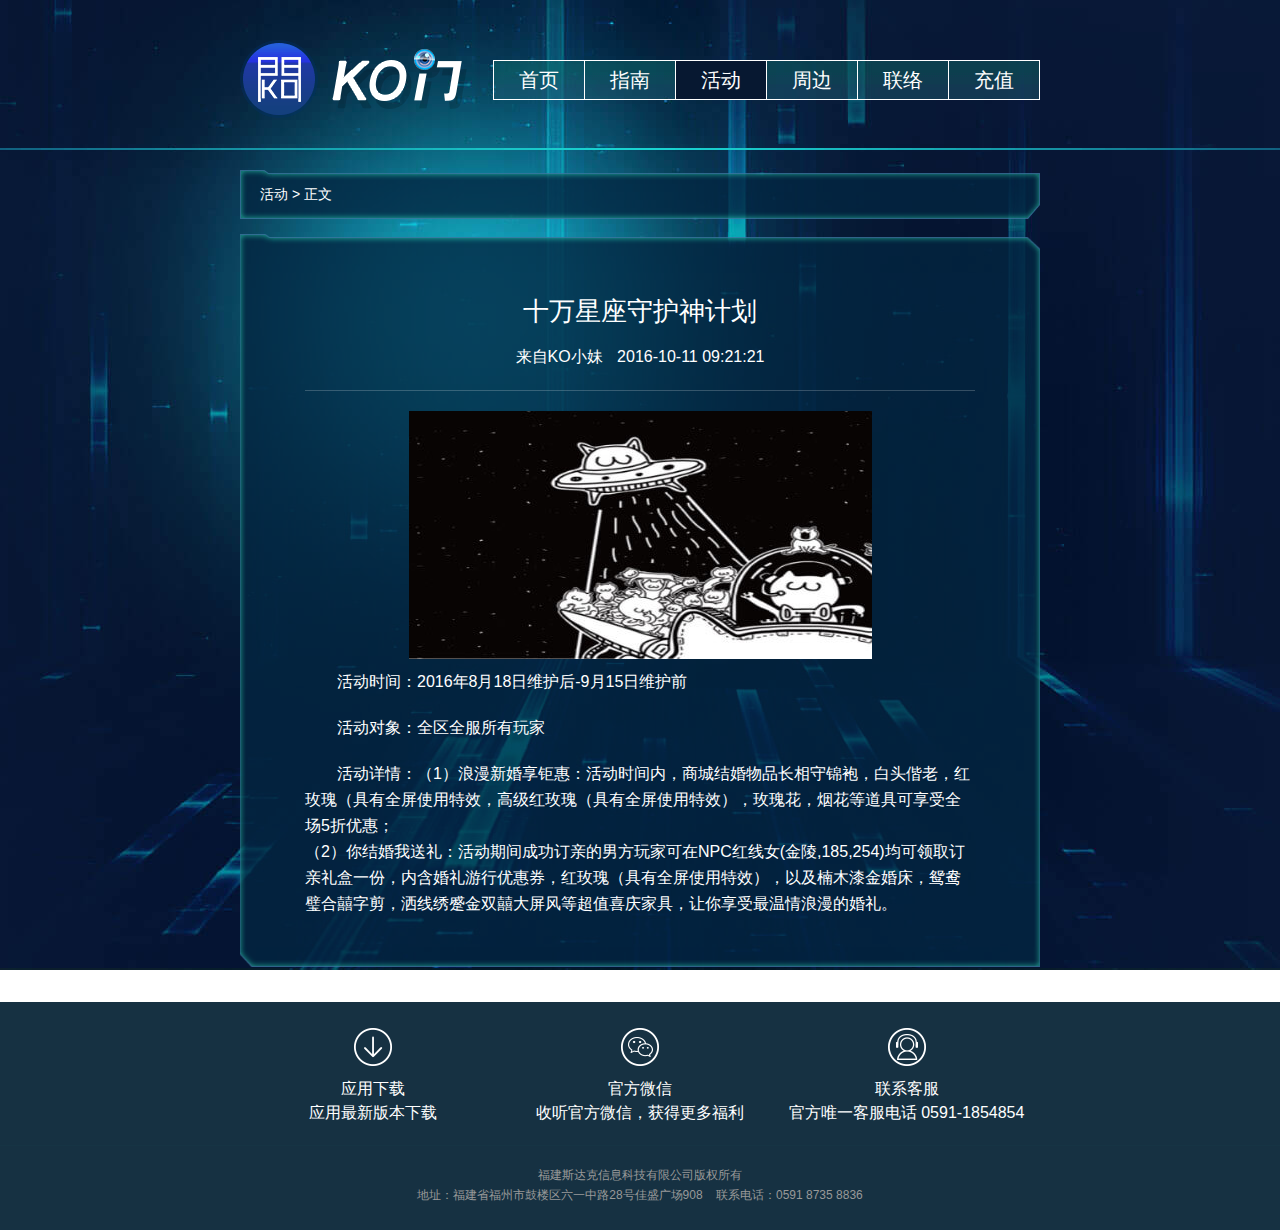
<file: ko/event_detail.html>
<!DOCTYPE html PUBLIC "-//W3C//DTD XHTML 1.0 Transitional//EN" "http://www.w3.org/TR/xhtml1/DTD/xhtml1-transitional.dtd">
<html xmlns="http://www.w3.org/1999/xhtml">
<head>
<meta http-equiv="Content-Type" content="text/html; charset=utf-8" />
<meta name="keywords" content="">
<meta name="description" content="">
<title>斯达克官网</title>

<meta name="viewport" content="width=device-width, initial-scale=1.0, user-scalable=0, minimum-scale=1.0, maximum-scale=1.0">
<meta name="apple-mobile-web-app-capable" content="yes">
<meta name="apple-mobile-web-app-status-bar-style" content="black">
<meta name="format-detection" content="telephone=no, email=no">

<link rel="stylesheet" href="css/main.css" />
</head>
<body>
<div class="subpage">
	<div class="header">
		<div class="wrapper">
			<h1><a href="../index.html" class="logo"><img src="images/logo.png" alt="KO门" /></a></h1>
			<ul class="nav clearfix">
				<li><a href="../index.html">首页</a></li>
				<li><a href="guide.html">指南</a></li>
				<li class="on"><a href="event.html">活动</a></li>
				<li><a href="javascript:;">周边</a></li>
				<li><a href="contact.html">联络</a></li>
				<li><a href="login.html?clear=1">充值</a></li>
			</ul>
			<a href="javascript:;" class="btn-menu"></a>		
		</div>
	</div>	
	<div class="wrapper">		
		<div class="main clearfix">
			<div class="crumb">
				<a href="###">活动</a> > 正文
			</div>
			<div class="submain">
				<div class="sub-head"></div>
				<div class="sub-con">
					<div class="contxt">
						<h2>十万星座守护神计划</h2>
						<div class="coninfo"><label>来自KO小妹</label> <label>2016-10-11 09:21:21</label></div>

						<div class="t_center"><img src="images/pic07.jpg" alt="" /></div>
						<p>活动时间：2016年8月18日维护后-9月15日维护前</p>
						<p>活动对象：全区全服所有玩家</p>
						<p>活动详情：（1）浪漫新婚享钜惠：活动时间内，商城结婚物品长相守锦袍，白头偕老，红玫瑰（具有全屏使用特效，高级红玫瑰（具有全屏使用特效），玫瑰花，烟花等道具可享受全场5折优惠；<br />（2）你结婚我送礼：活动期间成功订亲的男方玩家可在NPC红线女(金陵,185,254)均可领取订亲礼盒一份，内含婚礼游行优惠券，红玫瑰（具有全屏使用特效），以及楠木漆金婚床，鸳鸯璧合囍字剪，洒线绣蹙金双囍大屏风等超值喜庆家具，让你享受最温情浪漫的婚礼。</p>
					</div>

				</div>
			</div>					
		</div>
			
	</div>		
</div>


<div class="footer">
	<div class="wrapper">
		<ul class="clearfix">
			<li>
				<a href="https://www.pgyer.com/sidake">
					<i class="i1"></i>
					应用下载<br />应用最新版本下载
				</a>
			</li>
			<li>
				<a href="javascript:;">
					<i class="i2"></i>
					官方微信<br />收听官方微信，获得更多福利
					<span class="qrcode"><img src="images/wx_qrcode.jpg" alt="微信公众号" /></span>
				</a>
			</li>
			<li>
				<a href="tel:0591-1854854">
					<i class="i3"></i>
					联系客服<br />官方唯一客服电话 0591-1854854
				</a>
			</li>
		</ul>
	</div>
	<div class="copyright">
		<p>福建斯达克信息科技有限公司版权所有<br /><label>地址：福建省福州市鼓楼区六一中路28号佳盛广场908</label> <label>联系电话：0591 8735 8836</label></p>
	</div>
</div>
<script src="js/jquery.min.js"></script>
<script>
$(function() {
	$(".btn-menu").click(function(){
		$(this).toggleClass('btn-active');
		$(this).siblings('ul').toggle();
	})
});
</script>
</body>
</html>
</file>
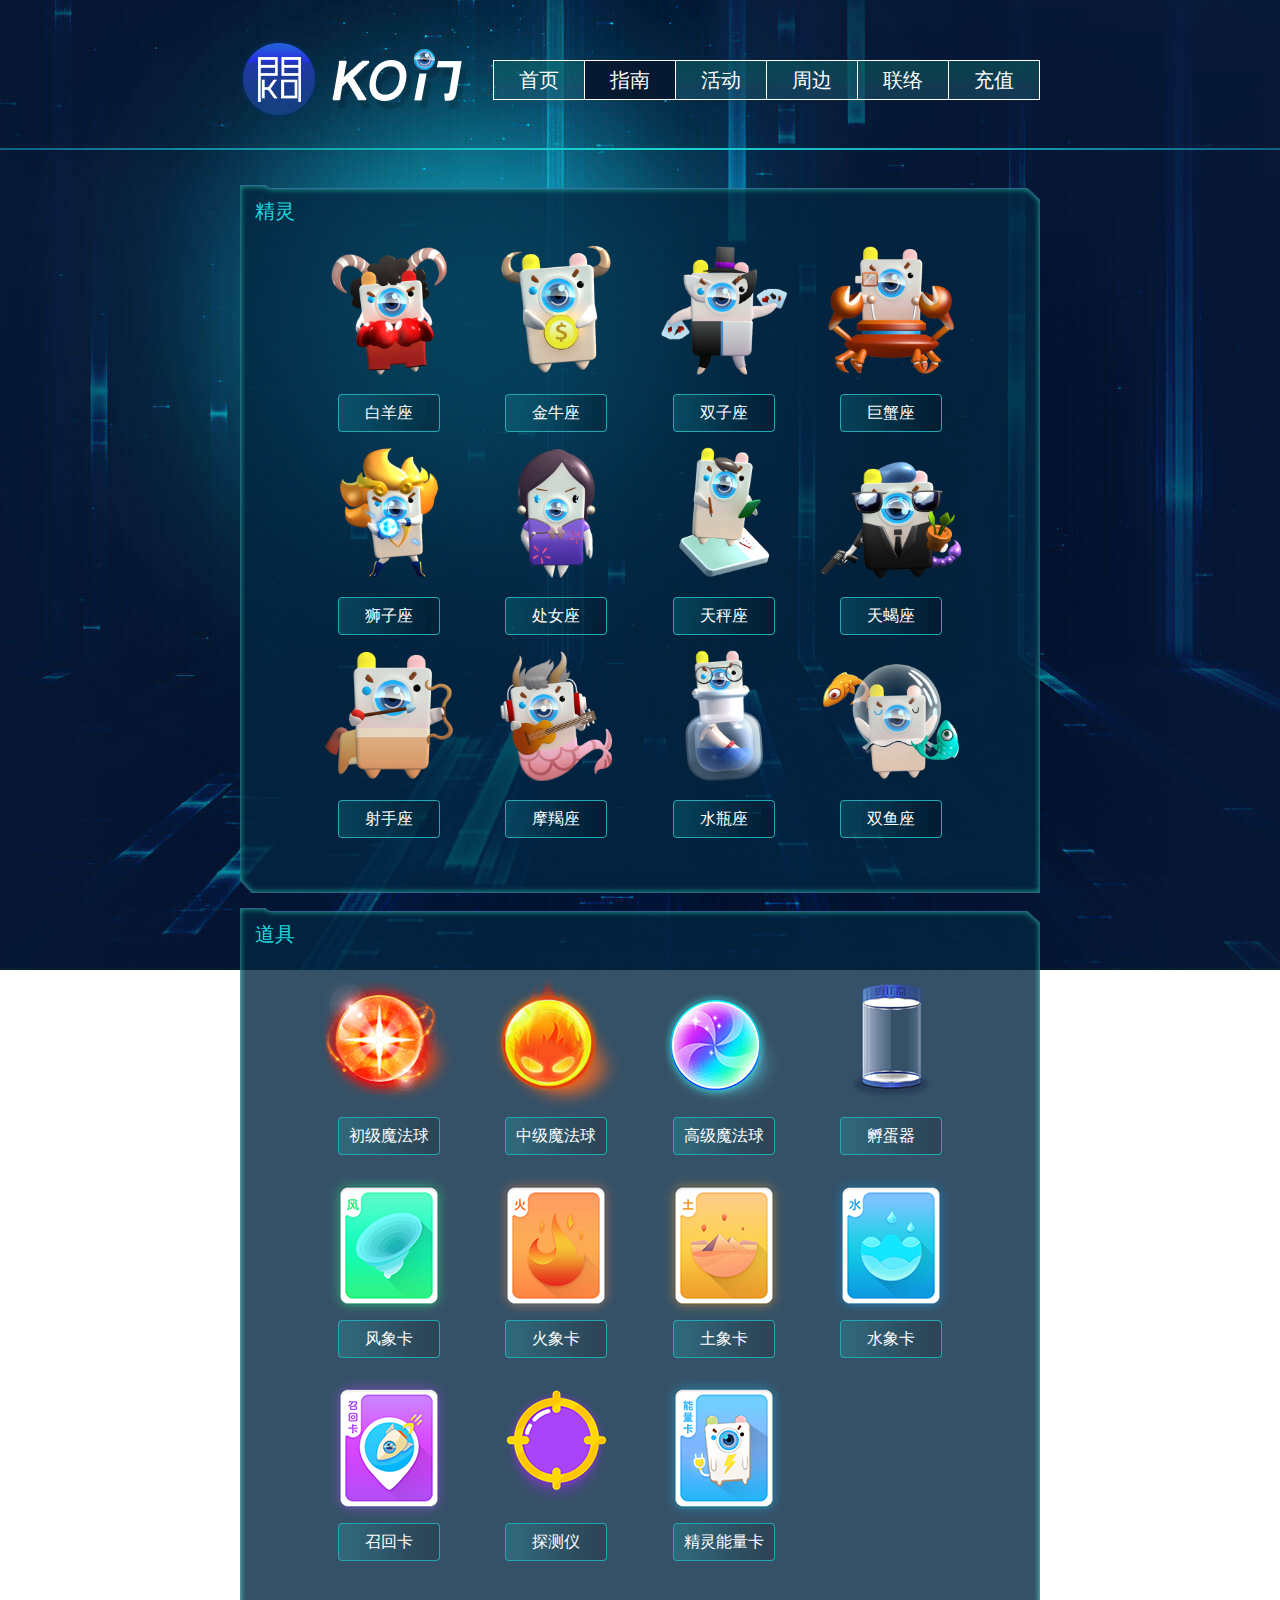
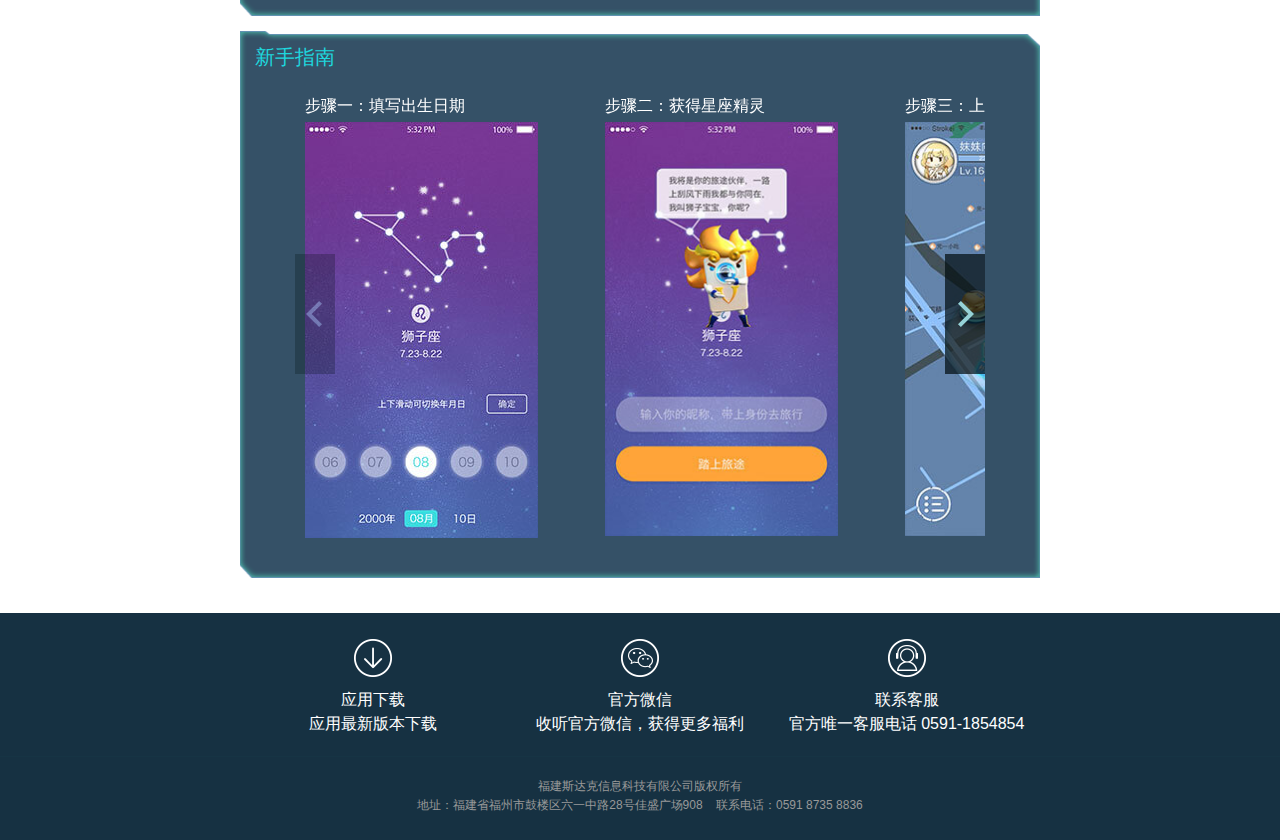
<file: ko/guide.html>
<!DOCTYPE html PUBLIC "-//W3C//DTD XHTML 1.0 Transitional//EN" "http://www.w3.org/TR/xhtml1/DTD/xhtml1-transitional.dtd">
<html xmlns="http://www.w3.org/1999/xhtml">
<head>
<meta http-equiv="Content-Type" content="text/html; charset=utf-8" />
<meta name="keywords" content="">
<meta name="description" content="">
<title>斯达克官网</title>

<meta name="viewport" content="width=device-width, initial-scale=1.0, user-scalable=0, minimum-scale=1.0, maximum-scale=1.0">
<meta name="apple-mobile-web-app-capable" content="yes">
<meta name="apple-mobile-web-app-status-bar-style" content="black">
<meta name="format-detection" content="telephone=no, email=no">

<link rel="stylesheet" href="css/main.css" />
</head>
<body>
<div class="subpage">
	<div class="header">
		<div class="wrapper">
			<h1><a href="../index.html" class="logo"><img src="images/logo.png" alt="KO门" /></a></h1>
			<ul class="nav clearfix">
				<li><a href="../index.html">首页</a></li>
				<li class="on"><a href="guide.html">指南</a></li>
				<li><a href="event.html">活动</a></li>
				<li><a href="javascript:;">周边</a></li>
				<li><a href="contact.html">联络</a></li>
				<li><a href="login.html?clear=1">充值</a></li>
			</ul>
			<a href="javascript:;" class="btn-menu"></a>		
		</div>
	</div>	
	<div class="wrapper">		
		<div class="main clearfix">
			<div class="submain">
				<div class="sub-head">
					<h5>精灵</h5>
				</div>
				<div class="sub-con">
					<ul class="list clearfix">
						<li><a href="###"><img src="images/sign_1.png" alt="白羊座" /><span>白羊座</span></a></li>
						<li><a href="###"><img src="images/sign_2.png" alt="金牛座" /><span>金牛座</span></a></li>
						<li><a href="###"><img src="images/sign_3.png" alt="双子座" /><span>双子座</span></a></li>
						<li><a href="###"><img src="images/sign_4.png" alt="巨蟹座" /><span>巨蟹座</span></a></li>
						<li><a href="###"><img src="images/sign_5.png" alt="狮子座" /><span>狮子座</span></a></li>
						<li><a href="###"><img src="images/sign_6.png" alt="处女座" /><span>处女座</span></a></li>
						<li><a href="###"><img src="images/sign_7.png" alt="天秤座" /><span>天秤座</span></a></li>
						<li><a href="###"><img src="images/sign_8.png" alt="天蝎座" /><span>天蝎座</span></a></li>
						<li><a href="###"><img src="images/sign_9.png" alt="射手座" /><span>射手座</span></a></li>
						<li><a href="###"><img src="images/sign_10.png" alt="摩羯座" /><span>摩羯座</span></a></li>
						<li><a href="###"><img src="images/sign_11.png" alt="水瓶座" /><span>水瓶座</span></a></li>
						<li><a href="###"><img src="images/sign_12.png" alt="双鱼座" /><span>双鱼座</span></a></li>
					</ul>
				</div>
			</div>
			<div class="submain">
				<div class="sub-head">
					<h5>道具</h5>
				</div>
				<div class="sub-con">
					<ul class="list clearfix">
						<li><img src="images/item_1.png" alt="初级魔法球" /><span>初级魔法球</span></li>
						<li><img src="images/item_2.png" alt="中级魔法球" /><span>中级魔法球</span></li>
						<li><img src="images/item_3.png" alt="高级魔法球" /><span>高级魔法球</span></li>
						<li><img src="images/item_4.png" alt="孵蛋器" /><span>孵蛋器</span></li>
						<li><img src="images/item_5.png" alt="风象卡" /><span>风象卡</span></li>
						<li><img src="images/item_6.png" alt="火象卡" /><span>火象卡</span></li>
						<li><img src="images/item_7.png" alt="土象卡" /><span>土象卡</span></li>
						<li><img src="images/item_8.png" alt="水象卡" /><span>水象卡</span></li>
						<li><img src="images/item_9.png" alt="召回卡" /><span>召回卡</span></li>
						<li><img src="images/item_10.png" alt="探测仪" /><span>探测仪</span></li>
						<li><img src="images/item_11.png" alt="精灵能量卡" /><span>精灵能量卡</span></li>
					</ul>
				</div>
			</div>
			<div class="submain">
				<div class="sub-head">
					<h5>新手指南</h5>
				</div>
				<div class="sub-con">
					<div class="swiper-container guide-slider">
						<div class="swiper-wrapper">
							<div class="swiper-slide">
								<h4>步骤一：填写出生日期</h4>
								<img src="images/show_1.jpg" alt="">
							</div>
							<div class="swiper-slide">
								<h4>步骤二：获得星座精灵</h4>
								<img src="images/show_2.jpg" alt="">
							</div>	
							<div class="swiper-slide">
								<h4>步骤三：上路寻宝</h4>
								<img src="images/show_3.jpg" alt="">
							</div>	
							<div class="swiper-slide">
								<h4>步骤四：打败护宝精灵获得宝物</h4>
								<img src="images/show_4.jpg" alt="">
							</div>							
						</div>				
						<!-- Add Arrows -->
						<div class="swiper-button-next btn_next" id="guide-next"></div>
						<div class="swiper-button-prev btn_prev" id="guide-prev"></div>
					</div>
				</div>
			</div>			
		</div>
			
	</div>		
</div>


<div class="footer">
	<div class="wrapper">
		<ul class="clearfix">
			<li>
				<a href="https://www.pgyer.com/sidake">
					<i class="i1"></i>
					应用下载<br />应用最新版本下载
				</a>
			</li>
			<li>
				<a href="javascript:;">
					<i class="i2"></i>
					官方微信<br />收听官方微信，获得更多福利
					<span class="qrcode"><img src="images/wx_qrcode.jpg" alt="微信公众号" /></span>
				</a>
			</li>
			<li>
				<a href="tel:0591-1854854">
					<i class="i3"></i>
					联系客服<br />官方唯一客服电话 0591-1854854
				</a>
			</li>
		</ul>
	</div>
	<div class="copyright">
		<p>福建斯达克信息科技有限公司版权所有<br /><label>地址：福建省福州市鼓楼区六一中路28号佳盛广场908</label> <label>联系电话：0591 8735 8836</label></p>
	</div>
</div>
<script src="js/jquery.min.js"></script>
<script src="js/swiper.min.js"></script>
<script>
var swiper = new Swiper('.guide-slider', {
	nextButton: '#guide-next',
	prevButton: '#guide-prev',
	slidesPerView: 'auto'	
});
$(function() {
	$(".btn-menu").click(function(){
		$(this).toggleClass('btn-active');
		$(this).siblings('ul').toggle();
	})
});
</script>
</body>
</html>
</file>
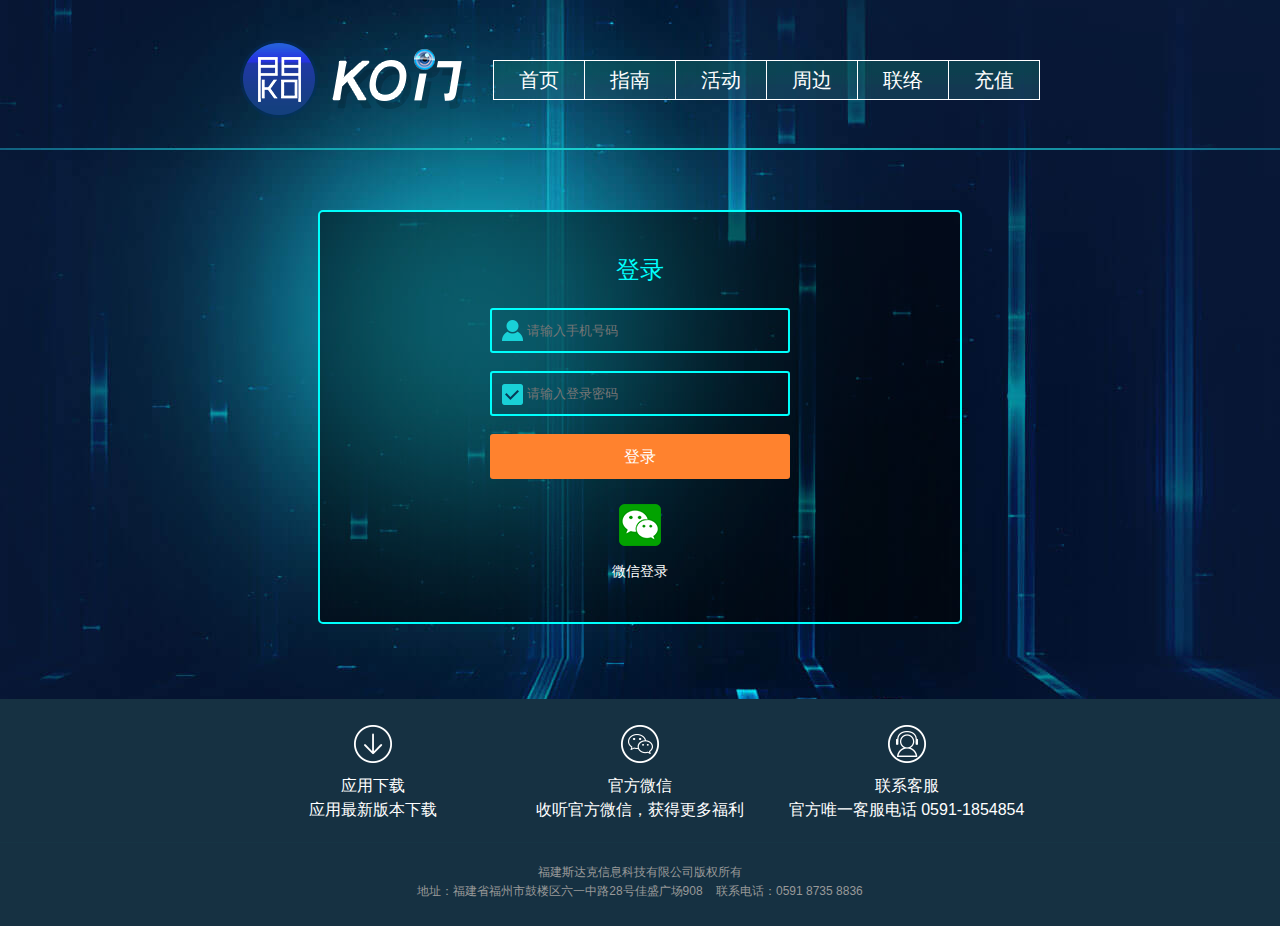
<file: ko/login.html>
<!DOCTYPE html PUBLIC "-//W3C//DTD XHTML 1.0 Transitional//EN" "http://www.w3.org/TR/xhtml1/DTD/xhtml1-transitional.dtd">
<html xmlns="http://www.w3.org/1999/xhtml">
<head>
<meta http-equiv="Content-Type" content="text/html; charset=utf-8" />
<meta name="keywords" content="">
<meta name="description" content="">
<title>斯达克官网</title>

<meta name="viewport" content="width=device-width, initial-scale=1.0, user-scalable=0, minimum-scale=1.0, maximum-scale=1.0">
<meta name="apple-mobile-web-app-capable" content="yes">
<meta name="apple-mobile-web-app-status-bar-style" content="black">
<meta name="format-detection" content="telephone=no, email=no">

<link rel="stylesheet" href="css/main.css" />
</head>
<body>
<div class="subpage">
	<div class="header">
		<div class="wrapper">
			<h1><a href="../index.html" class="logo"><img src="images/logo.png" alt="KO门" /></a></h1>
			<ul class="nav clearfix">
				<li><a href="../index.html">首页</a></li>
				<li><a href="guide.html">指南</a></li>
				<li><a href="event.html">活动</a></li>
				<li><a href="javascript:;">周边</a></li>
				<li><a href="contact.html">联络</a></li>
				<li><a href="login.html?clear=1">充值</a></li>
			</ul>
			<a href="javascript:;" class="btn-menu"></a>			
		</div>
	</div>	
	<div class="wrapper">		
		<div class="main clearfix">
			<div class="login">
				<h4>登录</h4>
				<div class="login-form">
					<input type="tel" id="tel" maxlength="11" class="ipt" name="phone" placeholder="请输入手机号码" />
				</div>
				<div class="login-form">
					<input type="password" maxlength="20" id="pwd" class="ipt code" placeholder="请输入登录密码" />
				</div>
				<input type="button" onclick="logins()" value="登录" class="btn" />
				<div class="login-others">
<!--					<a href="###"><i class="i1"></i>微博登录</a>-->
					<a href="javascript:" onclick="wxLogin()"><i class="i2"></i>微信登录</a>
<!--					<a href="###"><i class="i3"></i>QQ登录</a>-->
				</div>
			</div>		
		</div>
			
	</div>		
</div>


<div class="footer">
	<div class="wrapper">
		<ul class="clearfix">
			<li>
				<a href="https://www.pgyer.com/sidake">
					<i class="i1"></i>
					应用下载<br />应用最新版本下载
				</a>
			</li>
			<li>
				<a href="javascript:;">
					<i class="i2"></i>
					官方微信<br />收听官方微信，获得更多福利
					<span class="qrcode"><img src="images/wx_qrcode.jpg" alt="微信公众号" /></span>
				</a>
			</li>
			<li>
				<a href="tel:0591-1854854">
					<i class="i3"></i>
					联系客服<br />官方唯一客服电话 0591-1854854
				</a>
			</li>
		</ul>
	</div>
	<div class="copyright">
		<p>福建斯达克信息科技有限公司版权所有<br /><label>地址：福建省福州市鼓楼区六一中路28号佳盛广场908</label> <label>联系电话：0591 8735 8836</label></p>
	</div>
</div>
<script>
    var search=decodeURI(location.search);
    var searchObj={};
    if(search!=""){
        search.substr(1,search.length)
            .split("&").forEach(function(data){
            var datas=data.split("=");
            searchObj[datas[0]]=datas[1];
        });
    }
    console.log(searchObj);
</script>
<script src="js/jquery.min.js"></script>
<script src="js/APIConnection.min.js"></script>
<script src="js/app.js"></script>
<script src="js/server.js"></script>
<script src="js/util.js"></script>
<script src="js/login.js"></script>
</body>
</html>
</file>
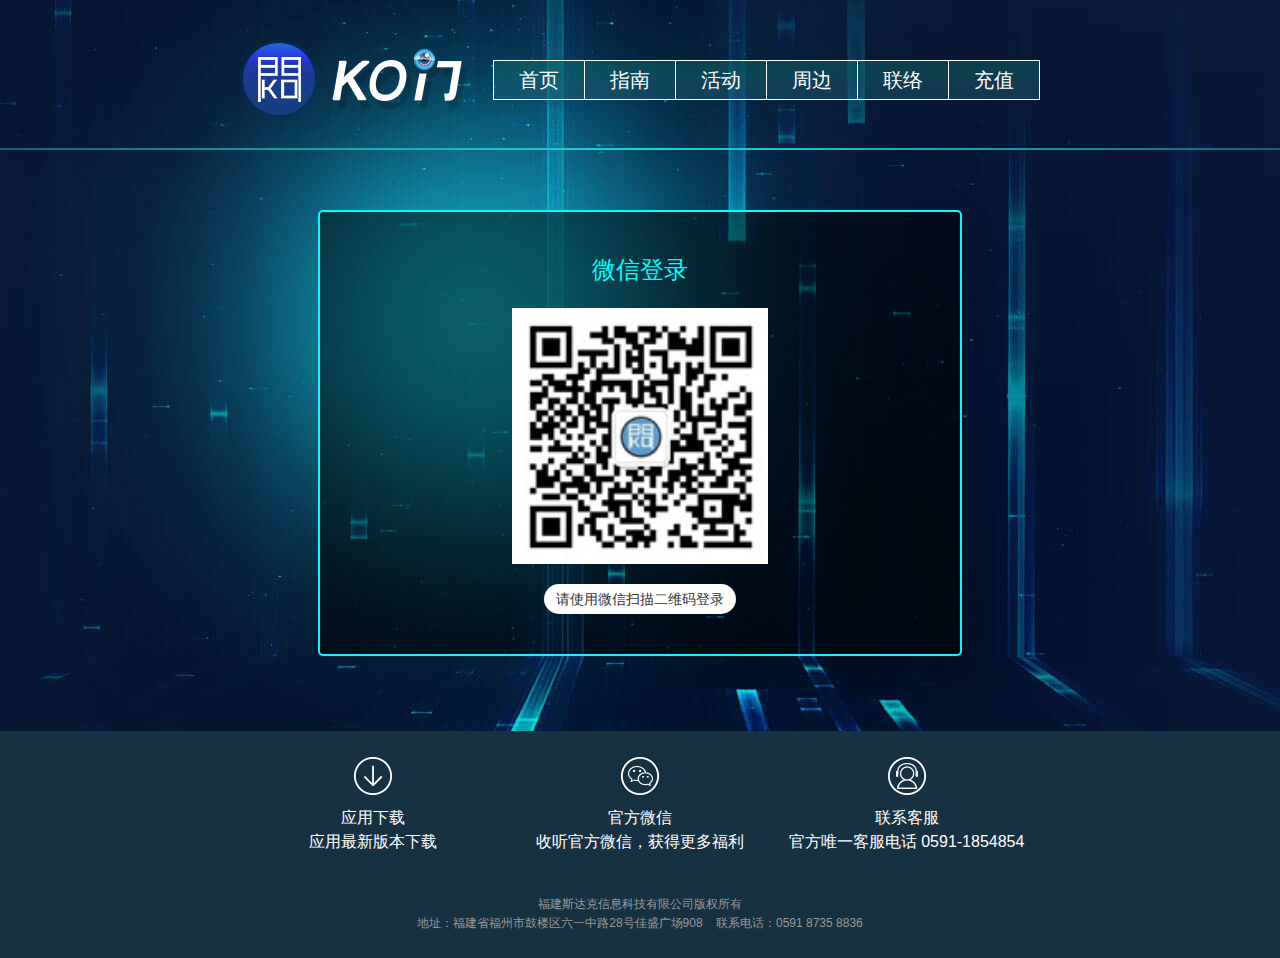
<file: ko/login_wx.html>
<!DOCTYPE html PUBLIC "-//W3C//DTD XHTML 1.0 Transitional//EN" "http://www.w3.org/TR/xhtml1/DTD/xhtml1-transitional.dtd">
<html xmlns="http://www.w3.org/1999/xhtml">
<head>
<meta http-equiv="Content-Type" content="text/html; charset=utf-8" />
<meta name="keywords" content="">
<meta name="description" content="">
<title>斯达克官网</title>

<meta name="viewport" content="width=device-width, initial-scale=1.0, user-scalable=0, minimum-scale=1.0, maximum-scale=1.0">
<meta name="apple-mobile-web-app-capable" content="yes">
<meta name="apple-mobile-web-app-status-bar-style" content="black">
<meta name="format-detection" content="telephone=no, email=no">

<link rel="stylesheet" href="css/main.css" />
</head>
<body>
<div class="subpage">
	<div class="header">
		<div class="wrapper">
			<h1><a href="../index.html" class="logo"><img src="images/logo.png" alt="KO门" /></a></h1>
			<ul class="nav clearfix">
				<li><a href="../index.html">首页</a></li>
				<li><a href="guide.html">指南</a></li>
				<li><a href="event.html">活动</a></li>
				<li><a href="javascript:;">周边</a></li>
				<li><a href="contact.html">联络</a></li>
				<li><a href="login.html?clear=1">充值</a></li>
			</ul>
			<a href="javascript:;" class="btn-menu"></a>			
		</div>
	</div>	
	<div class="wrapper">		
		<div class="main clearfix">
			<div class="login">
				<h4>微信登录</h4>
				<div class="qrcode">
					<img src="images/wx_qrcode.jpg" alt="" />
					<span>请使用微信扫描二维码登录</span>
				</div>

			</div>		
		</div>
			
	</div>		
</div>


<div class="footer">
	<div class="wrapper">
		<ul class="clearfix">
			<li>
				<a href="https://www.pgyer.com/sidake">
					<i class="i1"></i>
					应用下载<br />应用最新版本下载
				</a>
			</li>
			<li>
				<a href="javascript:;">
					<i class="i2"></i>
					官方微信<br />收听官方微信，获得更多福利
					<span class="qrcode"><img src="images/wx_qrcode.jpg" alt="微信公众号" /></span>
				</a>
			</li>
			<li>
				<a href="tel:0591-1854854">
					<i class="i3"></i>
					联系客服<br />官方唯一客服电话 0591-1854854
				</a>
			</li>
		</ul>
	</div>
	<div class="copyright">
		<p>福建斯达克信息科技有限公司版权所有<br /><label>地址：福建省福州市鼓楼区六一中路28号佳盛广场908</label> <label>联系电话：0591 8735 8836</label></p>
	</div>
</div>
<script src="js/jquery.min.js"></script>
<script>
$(function() {
	$(".btn-menu").click(function(){
		$(this).toggleClass('btn-active');
		$(this).siblings('ul').toggle();
	})
});
</script>
</body>
</html>
</file>
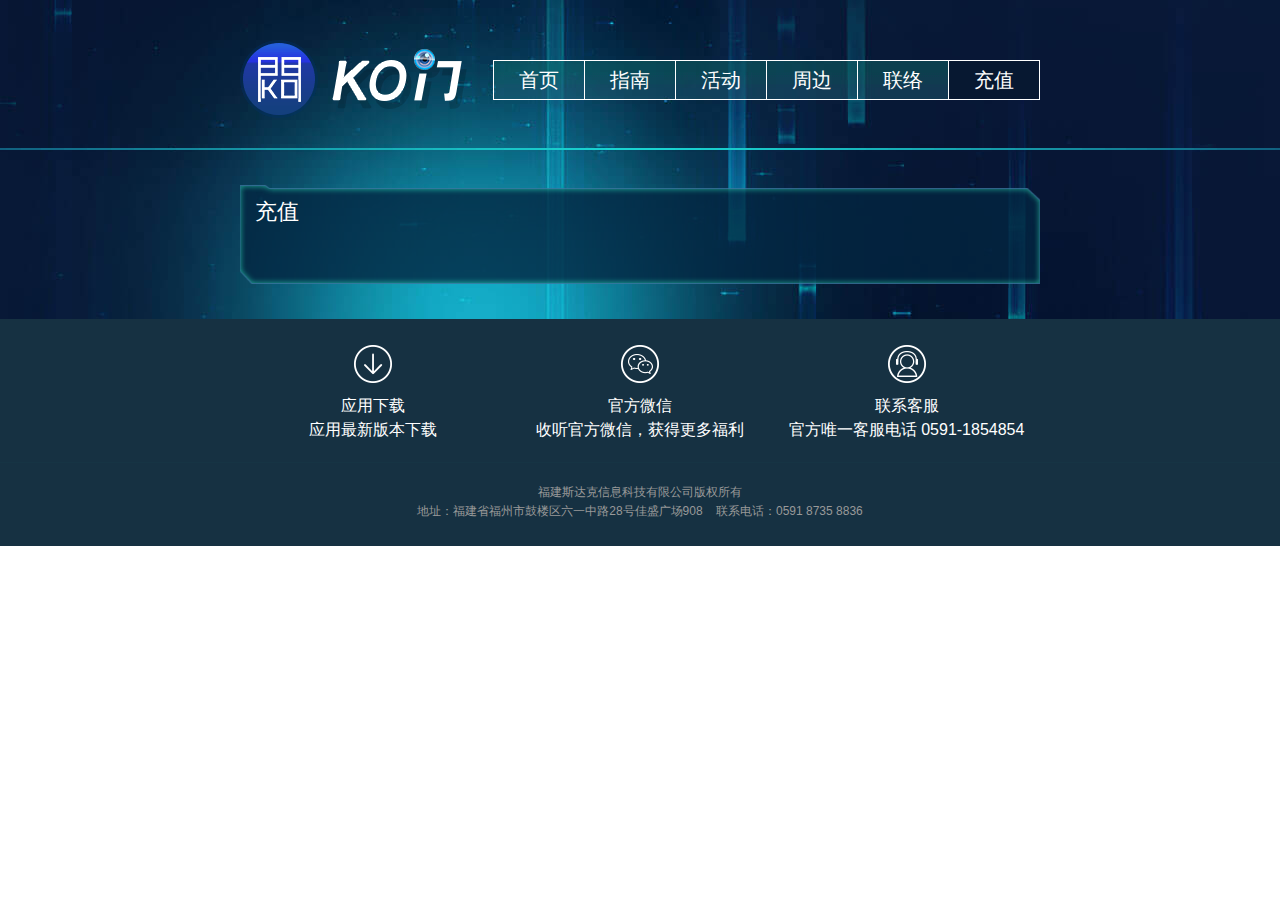
<file: ko/pay.html>
<!DOCTYPE html PUBLIC "-//W3C//DTD XHTML 1.0 Transitional//EN" "http://www.w3.org/TR/xhtml1/DTD/xhtml1-transitional.dtd">
<html xmlns="http://www.w3.org/1999/xhtml">
<head>
<meta http-equiv="Content-Type" content="text/html; charset=utf-8" />
<meta name="keywords" content="">
<meta name="description" content="">
<title>斯达克官网</title>

<meta name="viewport" content="width=device-width, initial-scale=1.0, user-scalable=0, minimum-scale=1.0, maximum-scale=1.0">
<meta name="apple-mobile-web-app-capable" content="yes">
<meta name="apple-mobile-web-app-status-bar-style" content="black">
<meta name="format-detection" content="telephone=no, email=no">

<link rel="stylesheet" href="css/main.css" />
</head>
<body>
<div class="subpage">
	<div class="header">
		<div class="wrapper">
			<h1><a href="../index.html" class="logo"><img src="images/logo.png" alt="KO门" /></a></h1>
			<ul class="nav clearfix">
				<li><a href="../index.html">首页</a></li>
				<li><a href="guide.html">指南</a></li>
				<li><a href="event.html">活动</a></li>
				<li><a href="javascript:;">周边</a></li>
				<li><a href="contact.html">联络</a></li>
				<li class="on"><a href="pay.html">充值</a></li>
			</ul>
			<a href="javascript:;" class="btn-menu"></a>			
		</div>
	</div>	
	<div class="wrapper">		
		<div class="main clearfix">
			<div class="submain">
				<div class="sub-head"><h4>充值</h4></div>
				<div class="sub-con">
					
				
				</div>
			</div>					
		</div>
			
	</div>		
</div>


<div class="footer">
	<div class="wrapper">
		<ul class="clearfix">
			<li>
				<a href="https://www.pgyer.com/sidake">
					<i class="i1"></i>
					应用下载<br />应用最新版本下载
				</a>
			</li>
			<li>
				<a href="javascript:;">
					<i class="i2"></i>
					官方微信<br />收听官方微信，获得更多福利
					<span class="qrcode"><img src="images/wx_qrcode.jpg" alt="微信公众号" /></span>
				</a>
			</li>
			<li>
				<a href="tel:0591-1854854">
					<i class="i3"></i>
					联系客服<br />官方唯一客服电话 0591-1854854
				</a>
			</li>
		</ul>
	</div>
	<div class="copyright">
		<p>福建斯达克信息科技有限公司版权所有<br /><label>地址：福建省福州市鼓楼区六一中路28号佳盛广场908</label> <label>联系电话：0591 8735 8836</label></p>
	</div>
</div>
<script src="js/jquery.min.js"></script>
<script>
$(function() {
	$(".btn-menu").click(function(){
		$(this).toggleClass('btn-active');
		$(this).siblings('ul').toggle();
	})
});
</script>
</body>
</html>
</file>
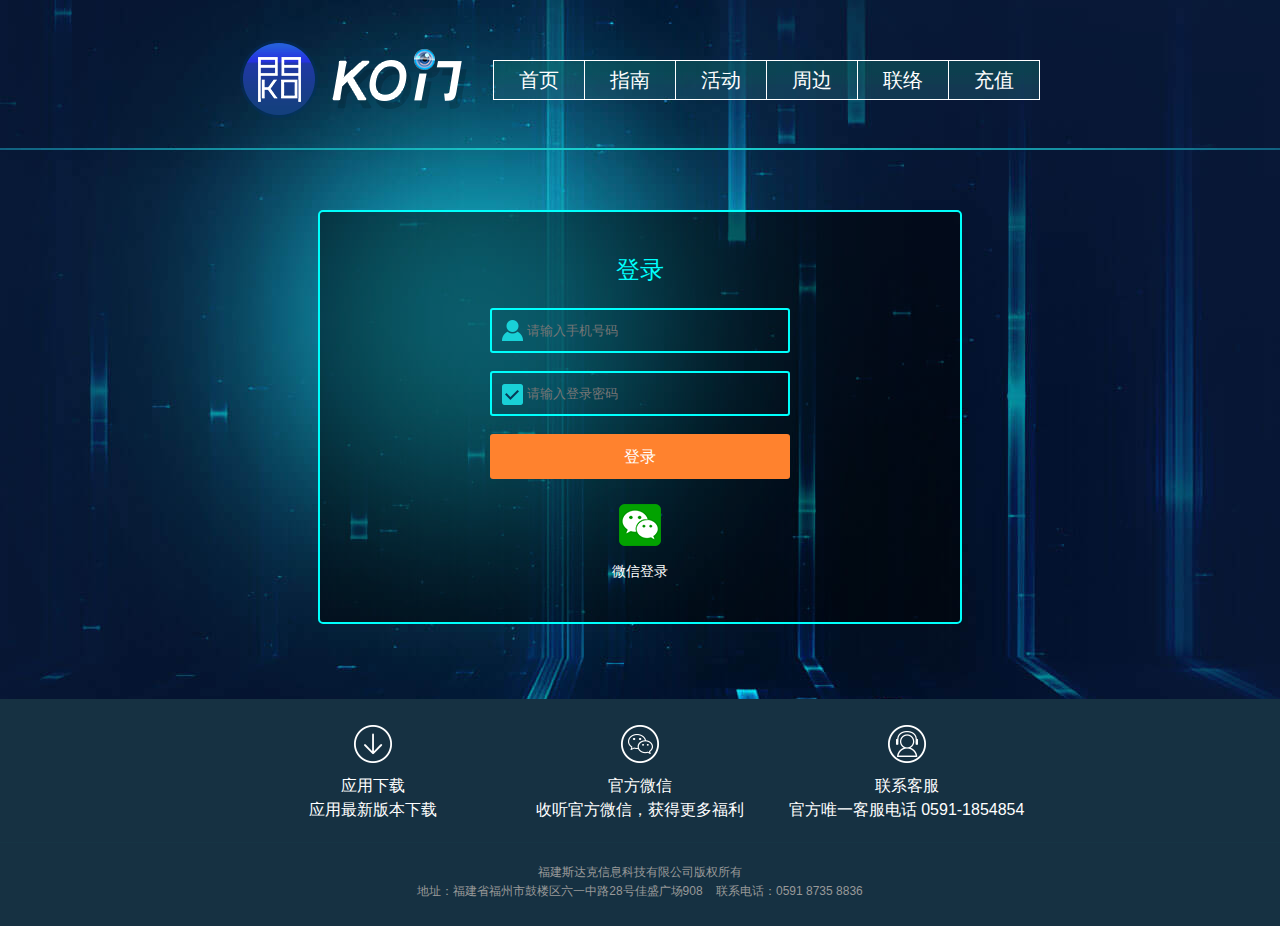
<file: ko/recharge.html>
<!DOCTYPE html PUBLIC "-//W3C//DTD XHTML 1.0 Transitional//EN" "http://www.w3.org/TR/xhtml1/DTD/xhtml1-transitional.dtd">
<html xmlns="http://www.w3.org/1999/xhtml">
<head>
<meta http-equiv="Content-Type" content="text/html; charset=utf-8" />
<meta name="keywords" content="">
<meta name="description" content="">
<title>斯达克官网</title>

<meta name="viewport" content="width=device-width, initial-scale=1.0, user-scalable=0, minimum-scale=1.0, maximum-scale=1.0">
<meta name="apple-mobile-web-app-capable" content="yes">
<meta name="apple-mobile-web-app-status-bar-style" content="black">
<meta name="format-detection" content="telephone=no, email=no">

<link rel="stylesheet" href="css/main.css" />
</head>
<body>
<div class="subpage">
	<div class="header">
		<div class="wrapper">
			<h1><a href="../index.html" class="logo"><img src="images/logo.png" alt="KO门" /></a></h1>
			<ul class="nav clearfix">
				<li><a href="../index.html">首页</a></li>
				<li><a href="guide.html">指南</a></li>
				<li><a href="event.html">活动</a></li>
				<li><a href="javascript:;">周边</a></li>
				<li><a href="contact.html">联络</a></li>
				<li class="on"><a href="login.html">充值</a></li>
			</ul>
			<a href="javascript:;" class="btn-menu"></a>			
		</div>
	</div>	
	<div class="wrapper">		
		<div class="main clearfix">
			<div class="submain">
				<div class="sub-head">
					<div class="recharge-data">
						<div class="right">KO币：<span id="role_gold">0</span></div>
                        <p>昵称：<span id="roleName"></spanspan></p>
					</div>					
				</div>
				<div class="sub-con">
					<div class="recharge-form">
						<label id="payNumlabel">充值数量：</label>
						<div id="payset">
						<a href="javascript:" class="pay-price active" data-price="3">30KO币<br />￥3</a><a href="javascript:" class="pay-price" data-price="20">200KO币<br />￥20</a><br />
						<a href="javascript:" class="pay-price" data-price="300">3000KO币<br />￥300</a><a href="javascript:" class="pay-price " data-price="500">5000KO币<br />￥500</a><br />
						<input type="tel" class="pay-ipt" value="30" maxlength="5" placeholder="输入自定义充值虚拟币个数" /> <span id="kobi">KO币</span>
						</div>
					</div>
					<div class="recharge-form">
						<label>应付金额：</label>
						<span id="rPrice">3</span>元
					</div>
					<div class="recharge-form">
						<label>支付平台：</label>
<!--						<a href="###" class="pay-type active"><img src="images/icon_alipay.png" alt="支付宝" />支付宝</a>-->
						<a href="###" class="pay-type active"><img src="images/icon_wechat.png" alt="微信支付" />微信支付</a>
					</div>
					<div class="recharge">
						<a href="javascript:" onclick="pays()" class="btn">立即支付</a>
						<p><label><input type="checkbox" checked /> 我已阅读并同意<a href="agreement.html"><span>《用户充值协议》</span></a></label></p>
						<p>充值遇到问题？请联系微信公众号在线客服：</p>
						<div class="wx_qrcode">
							<img src="images/wx_qrcode.jpg" alt="微信公众号" />
						</div>

					</div>
				</div>
			</div>			
		</div>
			
	</div>		
</div>


<div class="footer">
	<div class="wrapper">
		<ul class="clearfix">
			<li>
				<a href="https://www.pgyer.com/sidake">
					<i class="i1"></i>
					应用下载<br />应用最新版本下载
				</a>
			</li>
			<li>
				<a href="javascript:;">
					<i class="i2"></i>
					官方微信<br />收听官方微信，获得更多福利
					<span class="qrcode"><img src="images/wx_qrcode.jpg" alt="微信公众号" /></span>
				</a>
			</li>
			<li>
				<a href="tel:0591-1854854">
					<i class="i3"></i>
					联系客服<br />官方唯一客服电话 0591-1854854
				</a>
			</li>
		</ul>
	</div>
	<div class="copyright">
		<p>福建斯达克信息科技有限公司版权所有<br /><label>地址：福建省福州市鼓楼区六一中路28号佳盛广场908</label> <label>联系电话：0591 8735 8836</label></p>
	</div>
</div>
<script src="js/jquery.min.js"></script>
<script src="js/APIConnection.min.js"></script>
<script src="js/app.js"></script>
<script src="js/server.js"></script>
<script src="js/util.js"></script>
<script>
var isInit=false;
var search=decodeURI(location.search);
var searchObj={};
if(search!=""){
    search.substr(1,search.length)
        .split("&").forEach(function(data){
        var datas=data.split("=");
        searchObj[datas[0]]=datas[1];
    });
}
var ko_openid="";
var ko_userinfo={};
$(function() {
    if(searchObj.clear==1){
        setCookie("ko_userinfo", "", -1);
    }

	$(".btn-menu").click(function(){
		$(this).toggleClass('btn-active');
		$(this).siblings('ul').toggle();
	})

	$(".pay-price").click(function(){
		var num = $(this).data("price");
		$("#rPrice").html(num);
		$(this).addClass('active').siblings('a.pay-price').removeClass('active');
        selectVal=parseFloat(num);
        $(".pay-ipt").val(selectVal*10);
		return false;
	})
	$(".pay-ipt").change(function() {
        var vals=parseFloat($(this).val());
		$(".pay-price").removeClass('active');
        if(vals>=1){
            vals=Math.ceil(vals);
            if(vals>99999){
                vals=99999;
            }
           $(".pay-ipt").val(vals);
        }else{
            vals=1;
            $(".pay-ipt").val(vals);
        }
        var num = parseFloat(vals / 10).toFixed(2);
		$("#rPrice").html(num);
        selectVal=parseFloat(num)
	});
	$(".pay-type").click(function(){
		$(this).addClass('active').siblings('a.pay-type').removeClass('active');

		return false;
	});
   
    util.init(function(){
       isInit=true; 
    });
    
    //自动登录
    if(searchObj.openid!=undefined){
        var states=JSON.parse(searchObj.state);
        states.openid=searchObj.openid;
        setCookie("ko_userinfo",JSON.stringify(states),365);
    }
    
     //用户信息
    ko_userinfo=getCookie("ko_userinfo");
    if(ko_userinfo==undefined || ko_userinfo==""){
        location.href="login.html";
    }else{
        ko_userinfo=JSON.parse(ko_userinfo);
        $("#roleName").html(ko_userinfo.display_name);
        $("#role_gold").html(ko_userinfo.gold);
    }
    
    //openid
    ko_openid=ko_userinfo.openid;
    if(searchObj.openid!=undefined){
        var order_id=ko_userinfo.ko_orderid;
        location.href="http://kowebpay.cnstark.com/cgi-bin/kopay.pl?do=GetPayInfo&order_id="+order_id+"&person_id="+ko_userinfo._id+"&openid="+ko_openid;
    }
    
});
    var selectVal=3;
    function pays(){
        if(!isInit){
            return;
        }
        var order_id=parseInt(Date.now()/1000)+""+ko_userinfo._id;
        ko_userinfo.ko_orderid=order_id;
        setCookie("ko_userinfo",JSON.stringify(ko_userinfo),365);
        
        var buy_num=selectVal;
server.order_recharge(order_id,buy_num,function(data){
            if(data.status=="success"){
                if(ko_openid==undefined || ko_openid==""){
                    // ko_openid 授权
                    location.href="https://open.weixin.qq.com/connect/oauth2/authorize?appid=wxa82466adea8eff10&redirect_uri=http://kowebpay.cnstark.com/cgi-bin/kopay.pl&response_type=code&scope=snsapi_userinfo&state="+(JSON.stringify(ko_userinfo))+"#wechat_redirect";
                }else{
                     location.href="http://kowebpay.cnstark.com/cgi-bin/kopay.pl?do=GetPayInfo&order_id="+order_id+"&person_id="+ko_userinfo._id+"&openid="+ko_openid;
                }
            }else{
                alert(data.ustr);
            }
        });
        
    }
</script>
</body>
</html>
</file>
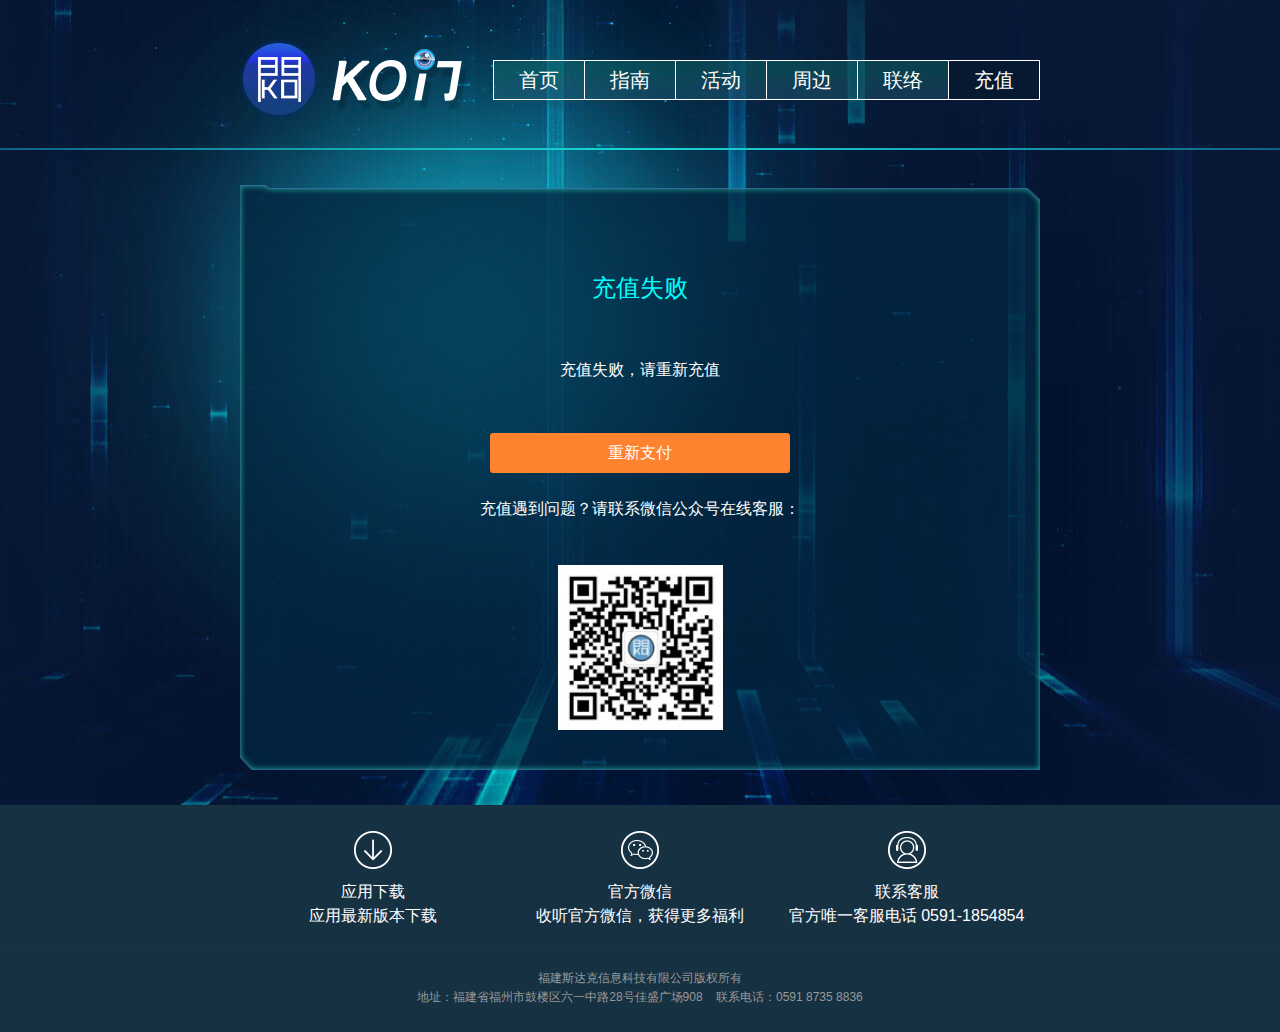
<file: ko/recharge_failed.html>
<!DOCTYPE html PUBLIC "-//W3C//DTD XHTML 1.0 Transitional//EN" "http://www.w3.org/TR/xhtml1/DTD/xhtml1-transitional.dtd">
<html xmlns="http://www.w3.org/1999/xhtml">
<head>
<meta http-equiv="Content-Type" content="text/html; charset=utf-8" />
<meta name="keywords" content="">
<meta name="description" content="">
<title>斯达克官网</title>

<meta name="viewport" content="width=device-width, initial-scale=1.0, user-scalable=0, minimum-scale=1.0, maximum-scale=1.0">
<meta name="apple-mobile-web-app-capable" content="yes">
<meta name="apple-mobile-web-app-status-bar-style" content="black">
<meta name="format-detection" content="telephone=no, email=no">

<link rel="stylesheet" href="css/main.css" />
</head>
<body>
<div class="subpage">
	<div class="header">
		<div class="wrapper">
			<h1><a href="../index.html" class="logo"><img src="images/logo.png" alt="KO门" /></a></h1>
			<ul class="nav clearfix">
				<li><a href="../index.html">首页</a></li>
				<li><a href="guide.html">指南</a></li>
				<li><a href="event.html">活动</a></li>
				<li><a href="javascript:;">周边</a></li>
				<li><a href="contact.html">联络</a></li>
				<li class="on"><a href="login.html">充值</a></li>
			</ul>
			<a href="javascript:;" class="btn-menu"></a>			
		</div>
	</div>	
	<div class="wrapper">		
		<div class="main clearfix">
			<div class="submain">
				<div class="sub-head">
				</div>
				<div class="sub-con">
					<div class="recharge failed">
						<h4>充值失败</h4>						
						<div class="info">
							<p>充值失败，请重新充值</p>
						</div>
						<a href="recharge.html" class="btn">重新支付</a>
						<p>充值遇到问题？请联系微信公众号在线客服：</p>
						<div class="wx_qrcode">
							<img src="images/wx_qrcode.jpg" alt="微信公众号" />
						</div>
					</div>
				</div>
			</div>			
		</div>
			
	</div>		
</div>


<div class="footer">
	<div class="wrapper">
		<ul class="clearfix">
			<li>
				<a href="https://www.pgyer.com/sidake">
					<i class="i1"></i>
					应用下载<br />应用最新版本下载
				</a>
			</li>
			<li>
				<a href="javascript:;">
					<i class="i2"></i>
					官方微信<br />收听官方微信，获得更多福利
					<span class="qrcode"><img src="images/wx_qrcode.jpg" alt="微信公众号" /></span>
				</a>
			</li>
			<li>
				<a href="tel:0591-1854854">
					<i class="i3"></i>
					联系客服<br />官方唯一客服电话 0591-1854854
				</a>
			</li>
		</ul>
	</div>
	<div class="copyright">
		<p>福建斯达克信息科技有限公司版权所有<br /><label>地址：福建省福州市鼓楼区六一中路28号佳盛广场908</label> <label>联系电话：0591 8735 8836</label></p>
	</div>
</div>
<script src="js/jquery.min.js"></script>
<script>
$(function() {
	$(".btn-menu").click(function(){
		$(this).toggleClass('btn-active');
		$(this).siblings('ul').toggle();
	})
});
</script>
</body>
</html>
</file>
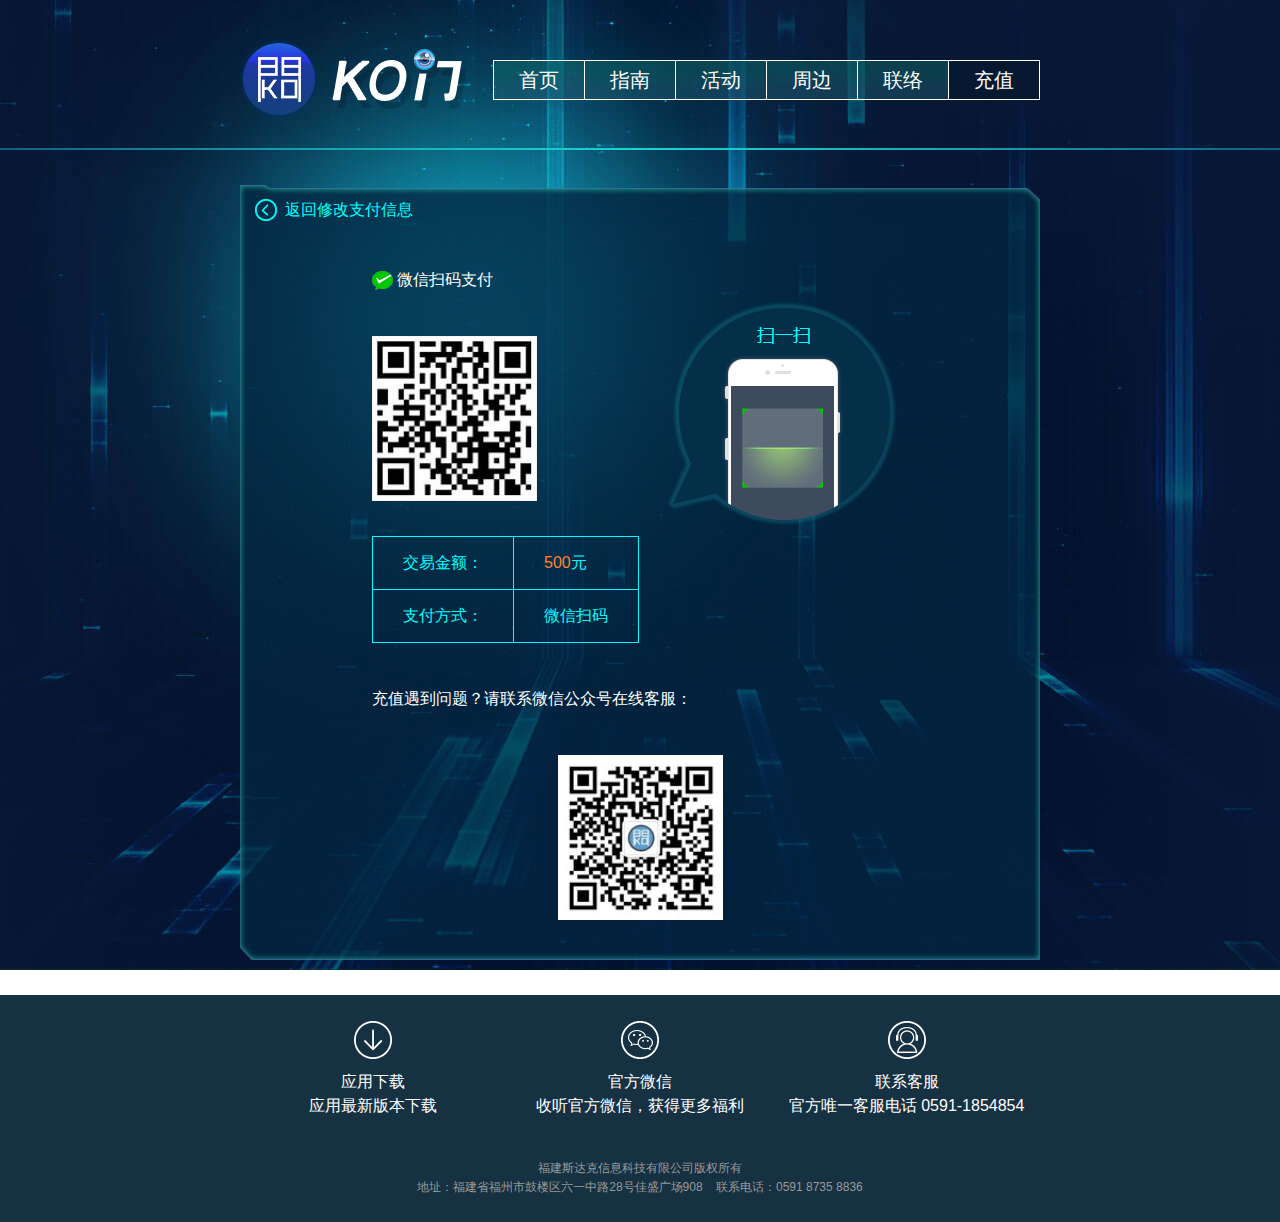
<file: ko/recharge_pay.html>
<!DOCTYPE html PUBLIC "-//W3C//DTD XHTML 1.0 Transitional//EN" "http://www.w3.org/TR/xhtml1/DTD/xhtml1-transitional.dtd">
<html xmlns="http://www.w3.org/1999/xhtml">
<head>
<meta http-equiv="Content-Type" content="text/html; charset=utf-8" />
<meta name="keywords" content="">
<meta name="description" content="">
<title>斯达克官网</title>

<meta name="viewport" content="width=device-width, initial-scale=1.0, user-scalable=0, minimum-scale=1.0, maximum-scale=1.0">
<meta name="apple-mobile-web-app-capable" content="yes">
<meta name="apple-mobile-web-app-status-bar-style" content="black">
<meta name="format-detection" content="telephone=no, email=no">

<link rel="stylesheet" href="css/main.css" />
</head>
<body>
<div class="subpage">
	<div class="header">
		<div class="wrapper">
			<h1><a href="../index.html" class="logo"><img src="images/logo.png" alt="KO门" /></a></h1>
			<ul class="nav clearfix">
				<li><a href="../index.html">首页</a></li>
				<li><a href="guide.html">指南</a></li>
				<li><a href="event.html">活动</a></li>
				<li><a href="javascript:;">周边</a></li>
				<li><a href="contact.html">联络</a></li>
				<li class="on"><a href="login.html">充值</a></li>
			</ul>
			<a href="javascript:;" class="btn-menu"></a>			
		</div>
	</div>	
	<div class="wrapper">		
		<div class="main clearfix">
			<div class="submain">
				<div class="sub-head">
					<a href="###" class="btn-back">返回修改支付信息</a>
				</div>
				<div class="sub-con">
					<div class="recharge">
						<p><img src="images/icon_wechat.png" alt="微信支付" /> 微信扫码支付</p>
						<div class="qrcode">
							<img src="images/qrcode.jpg" alt="支付二维码" />
						</div>
						<table>
							<tr>
								<th>交易金额：</th>
								<td><span>500</span>元</td>
							</tr>
							<tr>
								<th>支付方式：</th>
								<td>微信扫码</td>
							</tr>
						</table>
						<p>充值遇到问题？请联系微信公众号在线客服：</p>
						<div class="wx_qrcode">
							<img src="images/wx_qrcode.jpg" alt="微信公众号" />
						</div>

					</div>
				</div>
			</div>			
		</div>
			
	</div>		
</div>


<div class="footer">
	<div class="wrapper">
		<ul class="clearfix">
			<li>
				<a href="https://www.pgyer.com/sidake">
					<i class="i1"></i>
					应用下载<br />应用最新版本下载
				</a>
			</li>
			<li>
				<a href="javascript:;">
					<i class="i2"></i>
					官方微信<br />收听官方微信，获得更多福利
					<span class="qrcode"><img src="images/wx_qrcode.jpg" alt="微信公众号" /></span>
				</a>
			</li>
			<li>
				<a href="tel:0591-1854854">
					<i class="i3"></i>
					联系客服<br />官方唯一客服电话 0591-1854854
				</a>
			</li>
		</ul>
	</div>
	<div class="copyright">
		<p>福建斯达克信息科技有限公司版权所有<br /><label>地址：福建省福州市鼓楼区六一中路28号佳盛广场908</label> <label>联系电话：0591 8735 8836</label></p>
	</div>
</div>
<script src="js/jquery.min.js"></script>
<script>
$(function() {
	$(".btn-menu").click(function(){
		$(this).toggleClass('btn-active');
		$(this).siblings('ul').toggle();
	})
});
</script>
</body>
</html>
</file>
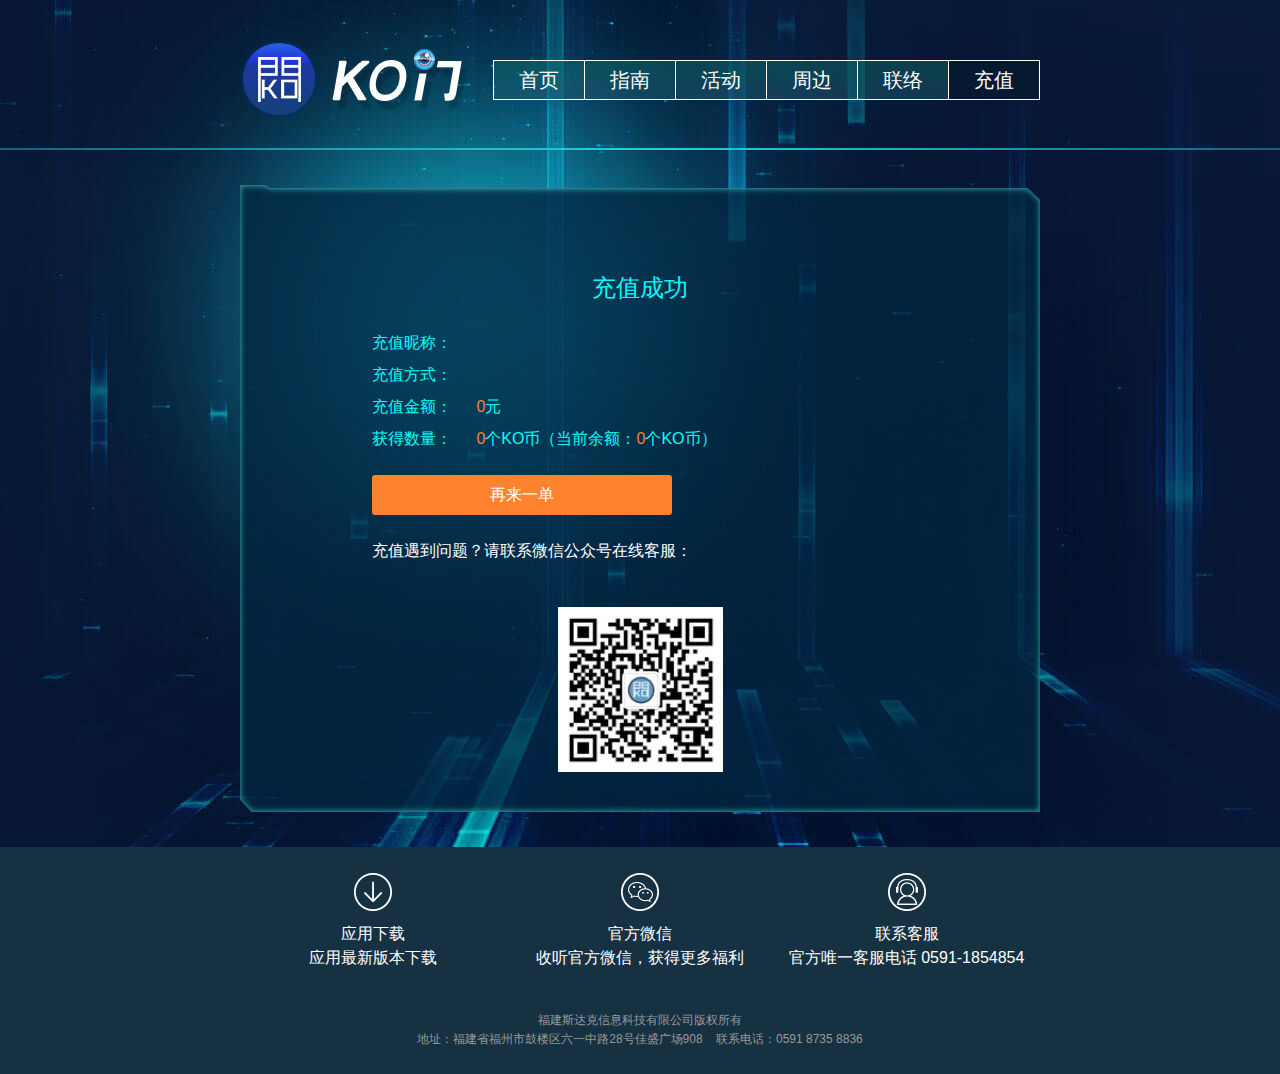
<file: ko/recharge_success.html>
<!DOCTYPE html PUBLIC "-//W3C//DTD XHTML 1.0 Transitional//EN" "http://www.w3.org/TR/xhtml1/DTD/xhtml1-transitional.dtd">
<html xmlns="http://www.w3.org/1999/xhtml">
<head>
<meta http-equiv="Content-Type" content="text/html; charset=utf-8" />
<meta name="keywords" content="">
<meta name="description" content="">
<title>斯达克官网</title>

<meta name="viewport" content="width=device-width, initial-scale=1.0, user-scalable=0, minimum-scale=1.0, maximum-scale=1.0">
<meta name="apple-mobile-web-app-capable" content="yes">
<meta name="apple-mobile-web-app-status-bar-style" content="black">
<meta name="format-detection" content="telephone=no, email=no">

<link rel="stylesheet" href="css/main.css" />
</head>
<body>
<div class="subpage">
	<div class="header">
		<div class="wrapper">
			<h1><a href="../index.html" class="logo"><img src="images/logo.png" alt="KO门" /></a></h1>
			<ul class="nav clearfix">
				<li><a href="../index.html">首页</a></li>
				<li><a href="guide.html">指南</a></li>
				<li><a href="event.html">活动</a></li>
				<li><a href="javascript:;">周边</a></li>
				<li><a href="contact.html">联络</a></li>
				<li class="on"><a href="login.html">充值</a></li>
			</ul>
			<a href="javascript:;" class="btn-menu"></a>			
		</div>
	</div>	
	<div class="wrapper">		
		<div class="main clearfix">
			<div class="submain">
				<div class="sub-head">
				</div>
				<div class="sub-con">
					<div class="recharge">
						<h4>充值成功</h4>						
						<div class="info">
							<p><label>充值昵称：</label> <span id="role_name"></span></p>
							<p><label>充值方式： </label> <span id="role_type"></span></p>
							<p><label>充值金额： </label> <span id="role_rmb">0</span>元</p>
							<p><label>获得数量： </label> <span id="role_gold">0</span>个KO币（当前余额：<span id="role_total">0</span>个KO币）</p>
						</div>
						<a href="recharge.html" class="btn">再来一单</a>
						<p>充值遇到问题？请联系微信公众号在线客服：</p>
						<div class="wx_qrcode">
							<img src="images/wx_qrcode.jpg" alt="微信公众号" />
						</div>

					</div>
				</div>
			</div>			
		</div>
			
	</div>		
</div>


<div class="footer">
	<div class="wrapper">
		<ul class="clearfix">
			<li>
				<a href="https://www.pgyer.com/sidake">
					<i class="i1"></i>
					应用下载<br />应用最新版本下载
				</a>
			</li>
			<li>
				<a href="javascript:;">
					<i class="i2"></i>
					官方微信<br />收听官方微信，获得更多福利
					<span class="qrcode"><img src="images/wx_qrcode.jpg" alt="微信公众号" /></span>
				</a>
			</li>
			<li>
				<a href="tel:0591-1854854">
					<i class="i3"></i>
					联系客服<br />官方唯一客服电话 0591-1854854
				</a>
			</li>
		</ul>
	</div>
	<div class="copyright">
		<p>福建斯达克信息科技有限公司版权所有<br /><label>地址：福建省福州市鼓楼区六一中路28号佳盛广场908</label> <label>联系电话：0591 8735 8836</label></p>
	</div>
</div>
<script src="js/jquery.min.js"></script>
<script>
    
function setCookie(c_name,value,expiredays)
{
var exdate=new Date()
exdate.setDate(exdate.getDate()+expiredays)
document.cookie=c_name+ "=" +escape(value)+
((expiredays==null) ? "" : ";expires="+exdate.toGMTString())
}

//取回cookie
function getCookie(c_name)
{
if (document.cookie.length>0)
  {
  c_start=document.cookie.indexOf(c_name + "=")
  if (c_start!=-1)
	{ 
	c_start=c_start + c_name.length+1 
	c_end=document.cookie.indexOf(";",c_start)
	if (c_end==-1) c_end=document.cookie.length
	return unescape(document.cookie.substring(c_start,c_end))
	} 
  }
return "";
}

$(function() {
    var search=decodeURI(location.search);
    var searchObj={};
    if(search!=""){
        search.substr(1,search.length)
            .split("&").forEach(function(data){
            var datas=data.split("=");
            searchObj[datas[0]]=datas[1];
        });
    }
    console.log(searchObj);
    
    if(searchObj.name!=undefined){
        $("#role_name").html(decodeURI(searchObj.name));
        $("#role_type").html(decodeURI(searchObj.type));
        $("#role_rmb").html(searchObj.rmb);
        $("#role_gold").html(searchObj.gold);
        $("#role_total").html(searchObj.total);
        
         var ko_userinfo=getCookie("ko_userinfo");
        if(ko_userinfo==undefined || ko_userinfo==""){
           
        }else{
            ko_userinfo=JSON.parse(ko_userinfo);
            ko_userinfo.gold=searchObj.total;
            setCookie("ko_userinfo",JSON.stringify(ko_userinfo),365);
        }
    }
    
    //name, type, rmb, gold, total
	$(".btn-menu").click(function(){
		$(this).toggleClass('btn-active');
		$(this).siblings('ul').toggle();
	})
});
</script>
</body>
</html>
</file>
<file: ko/css/main.css>
*{padding:0;margin:0}body{color:#666;font:12px/1.5 "Microsoft YaHei","宋体",Arial, Helvetica, sans-serif;background:#fff}ul,li{list-style:none}img{border:none}.clearfix:after{content:"";height:0;visibility:hidden;display:block;clear:both}.clearfix{zoom:1}.clear{clear:both}.left{float:left}.right{float:right}.t_hide{text-indent:-999em;overflow:hidden}.t_left{text-align:left !important}.t_center{text-align:center !important}.t_right{text-align:right !important}.ellipsis{overflow:hidden;white-space:nowrap;text-overflow:ellipsis}input,textarea{font-family:"Microsoft YaHei","宋体",Arial, Helvetica, sans-serif;outline:none}a{color:#333;text-decoration:none}a:hover{text-decoration:none;color:#1ed7de}a:hover img{opacity:0.8;filter:Alpha(opacity=80);-ms-filter:"Alpha(opacity=80)"}.hide{clip:rect(1px, 1px, 1px, 1px);height:0;opacity:0;position:absolute;visibility:hidden;width:0}@-webkit-keyframes fadeInDown{0%{opacity:0;-webkit-transform:translate3d(0, -100%, 0);transform:translate3d(0, -100%, 0)}100%{opacity:1;-webkit-transform:none;transform:none}}@keyframes fadeInDown{0%{opacity:0;-webkit-transform:translate3d(0, -100%, 0);-ms-transform:translate3d(0, -100%, 0);transform:translate3d(0, -100%, 0)}100%{opacity:1;-webkit-transform:none;-ms-transform:none;transform:none}}@-webkit-keyframes fadeInUp{0%{opacity:0;-webkit-transform:translate3d(0, 100%, 0);transform:translate3d(0, 100%, 0)}100%{opacity:1;-webkit-transform:none;transform:none}}@keyframes fadeInUp{0%{opacity:0;-webkit-transform:translate3d(0, 100%, 0);-ms-transform:translate3d(0, 100%, 0);transform:translate3d(0, 100%, 0)}100%{opacity:1;-webkit-transform:none;-ms-transform:none;transform:none}}@-webkit-keyframes pulse{0%{-webkit-transform:scale3d(1, 1, 1);transform:scale3d(1, 1, 1)}50%{-webkit-transform:scale3d(1.05, 1.05, 1.05);transform:scale3d(1.05, 1.05, 1.05)}100%{-webkit-transform:scale3d(1, 1, 1);transform:scale3d(1, 1, 1)}}@keyframes pulse{0%{-webkit-transform:scale3d(1, 1, 1);-ms-transform:scale3d(1, 1, 1);transform:scale3d(1, 1, 1)}50%{-webkit-transform:scale3d(1.05, 1.05, 1.05);-ms-transform:scale3d(1.05, 1.05, 1.05);transform:scale3d(1.05, 1.05, 1.05)}100%{-webkit-transform:scale3d(1, 1, 1);-ms-transform:scale3d(1, 1, 1);transform:scale3d(1, 1, 1)}}@-webkit-keyframes fadeInMove{0%{opacity:0;-webkit-transform:translate3d(100%, 100%, 0);transform:translate3d(100%, 100%, 0)}100%{opacity:1;-webkit-transform:none;transform:none}}@keyframes fadeInMove{0%{opacity:0;-webkit-transform:translate3d(100%, 100%, 0);-ms-transform:translate3d(100%, 100%, 0);transform:translate3d(100%, 100%, 0)}100%{opacity:1;-webkit-transform:none;-ms-transform:none;transform:none}}@-webkit-keyframes fadeInMoveRight{0%{opacity:0;-webkit-transform:translate3d(-100%, 100%, 0);transform:translate3d(-100%, 100%, 0)}100%{opacity:1;-webkit-transform:none;transform:none}}@keyframes fadeInMoveRight{0%{opacity:0;-webkit-transform:translate3d(-100%, 100%, 0);-ms-transform:translate3d(-100%, 100%, 0);transform:translate3d(-100%, 100%, 0)}100%{opacity:1;-webkit-transform:none;-ms-transform:none;transform:none}}@-webkit-keyframes fadeInRight{0%{opacity:0;-webkit-transform:translate3d(100%, 0, 0);transform:translate3d(100%, 0, 0)}100%{opacity:1;-webkit-transform:none;transform:none}}@keyframes fadeInRight{0%{opacity:0;-webkit-transform:translate3d(100%, 0, 0);-ms-transform:translate3d(100%, 0, 0);transform:translate3d(100%, 0, 0)}100%{opacity:1;-webkit-transform:none;-ms-transform:none;transform:none}}@-webkit-keyframes bounce{0%,20%,53%,80%,100%{-webkit-transition-timing-function:cubic-bezier(0.215, 0.61, 0.355, 1);transition-timing-function:cubic-bezier(0.215, 0.61, 0.355, 1);-webkit-transform:translate3d(0, 0, 0);transform:translate3d(0, 0, 0)}40%,43%{-webkit-transition-timing-function:cubic-bezier(0.755, 0.05, 0.855, 0.06);transition-timing-function:cubic-bezier(0.755, 0.05, 0.855, 0.06);-webkit-transform:translate3d(0, -30px, 0);transform:translate3d(0, -30px, 0)}70%{-webkit-transition-timing-function:cubic-bezier(0.755, 0.05, 0.855, 0.06);transition-timing-function:cubic-bezier(0.755, 0.05, 0.855, 0.06);-webkit-transform:translate3d(0, -15px, 0);transform:translate3d(0, -15px, 0)}90%{-webkit-transform:translate3d(0, -4px, 0);transform:translate3d(0, -4px, 0)}}@keyframes bounce{0%,20%,53%,80%,100%{-webkit-transition-timing-function:cubic-bezier(0.215, 0.61, 0.355, 1);transition-timing-function:cubic-bezier(0.215, 0.61, 0.355, 1);-webkit-transform:translate3d(0, 0, 0);-ms-transform:translate3d(0, 0, 0);transform:translate3d(0, 0, 0)}40%,43%{-webkit-transition-timing-function:cubic-bezier(0.755, 0.05, 0.855, 0.06);transition-timing-function:cubic-bezier(0.755, 0.05, 0.855, 0.06);-webkit-transform:translate3d(0, -30px, 0);-ms-transform:translate3d(0, -30px, 0);transform:translate3d(0, -30px, 0)}70%{-webkit-transition-timing-function:cubic-bezier(0.755, 0.05, 0.855, 0.06);transition-timing-function:cubic-bezier(0.755, 0.05, 0.855, 0.06);-webkit-transform:translate3d(0, -15px, 0);-ms-transform:translate3d(0, -15px, 0);transform:translate3d(0, -15px, 0)}90%{-webkit-transform:translate3d(0, -4px, 0);-ms-transform:translate3d(0, -4px, 0);transform:translate3d(0, -4px, 0)}}.bounce{-webkit-animation-name:bounce;animation-name:bounce;-webkit-transform-origin:center bottom;-ms-transform-origin:center bottom;transform-origin:center bottom}@-webkit-keyframes flash{0%,50%,100%{opacity:1}25%,75%{opacity:0}}.wrapper{width:800px;margin:0 auto;text-align:center;position:relative}a{outline:none;-webkit-tap-highlight-color:transparent}.section{width:100%;overflow:hidden}.s1{background:url(../images/s1_bg.jpg) no-repeat center top}.s1 .wrapper{height:689px}.s1 .star_bg{background:url(../images/s1_bgs.png) no-repeat;width:2000px;height:689px;position:absolute;left:50% !important;top:0 !important;margin-left:-1000px !important}.s1 .loc{position:absolute;left:275px;top:225px}.s1 .loc i{background:url(../images/icon_location.png) no-repeat;width:74px;height:86px;display:block}.s1 .loc i:hover{-webkit-animation:bounce 1s 1}.s1 .loc span{position:absolute;right:-80px;color:#fff;font-size:18px;top:0}.s1 .loc:after{content:"";background:url(../images/location_shadow.png) no-repeat;width:24px;height:10px;position:absolute;bottom:-12px;left:25px}.s1 .down{position:absolute;left:208px;top:358px;overflow:hidden}.s1 .down .qrcode{float:left;margin-right:10px;display:block;width:166px;height:166px}.s1 .down .slogan{float:right}.s1 .down .slogan h2{background:url(../images/title_bg.png) no-repeat;width:210px;height:123px;margin-bottom:10px}.s1 .down .slogan h3{font-size:26px;color:#fff;font-weight:lighter}.s1 .down .btn-option{clear:both;padding-top:40px}.s1 .down .btn-option a{background:url(../images/btn_bg.png) no-repeat;width:186px;height:40px;padding:7px 0;line-height:40px;display:inline-block;text-align:center;font-size:18px;color:#fff;margin-right:5px}.s1 .down .btn-option a:hover,.s1 .down .btn-option a:active{background-position:0 -54px}.s1 .down .btn-option a i{display:inline-block;vertical-align:top;background:url(../images/icon_sprite.png) no-repeat;width:40px;height:40px}.s1 .down .btn-option a i.ios{background-position:0 0}.s1 .down .btn-option a i.android{background-position:-40px 0}.s1 .down .btn-option a.disable{background-position:0 -108px}.header{padding-top:40px;position:relative;z-index:1}.header a.logo{display:block;width:230px;height:78px}.header a.logo img{display:block;width:230px}.header .nav{position:absolute;right:0;top:60px}.header .btn-menu{display:none}.nav{border:1px solid #fff;border-right:0;background:url(../images/nav_bg.png) repeat-x;height:38px}.nav li{float:left;border-right:1px solid #fff}.nav li a{line-height:38px;display:block;padding:0 25px;color:#fff;font-size:20px;font-weight:lighter;transition:all .5s ease}.nav li a:hover{background:#071831}.nav li.on a{background:#071831}.s2{background:url(../images/s2_bg.jpg) no-repeat center top}.s2 .wrapper{height:503px}.s2 .index-slider{padding-top:60px;width:700px;position:relative;margin:0 auto}.s2 .index-slider .img{width:579px;height:328px;margin:0 auto;position:relative}.s2 .index-slider .img img{width:571px;height:304px;position:absolute;left:5px;top:10px}.s2 .index-slider .img span{background:url(../images/slide_cover.png) no-repeat;width:579px;height:328px;display:block;position:relative}.s3{background:url(../images/s3_bg.jpg) no-repeat center top}.s3 .wrapper{height:419px}.s3 .s3_con{padding:60px 50px}.stitle{font-size:24px;font-weight:lighter;color:#1ed7de;height:50px;line-height:50px;text-align:left;margin-bottom:30px}.stitle .u{background:url(../images/icon_title.png) no-repeat;width:90px;height:50px;display:inline-block;vertical-align:middle;margin-right:10px}.stxt{font-size:18px;font-weight:lighter;color:#fff;text-align:left;line-height:1.8}.s4{background:url(../images/s4_bg.jpg) no-repeat center top}.s4 .wrapper{height:754px}.s4 .s4_con{padding:80px 0 0 60px}.s4 .signshow{overflow:hidden;margin-top:20px;position:relative;padding-bottom:18px}.s4 .signshow .signcon{background:url(../images/sign_bg.png) no-repeat;width:428px;height:448px;float:left;position:relative}.s4 .signshow .signcon img{width:428px;height:428px;display:block}.s4 .signshow .signcon .date,.s4 .signshow .signcon .name{position:absolute;bottom:50px;text-align:center;left:0;width:100%;color:#fff;font-size:18px}.s4 .signshow .signcon .name{bottom:0;line-height:36px}.s4 .signshow .signlist{width:290px;margin-top:3px;border:1px solid #1ed7de;border-width:1px 0 0 1px;float:right;height:429px;overflow:hidden}.s4 .signshow .signlist .moveUp{margin-top:-430px}.s4 .signshow .signlist li{float:left;width:144px;height:142px;border-right:1px solid #1ed7de;border-bottom:1px solid #1ed7de}.s4 .signshow .signlist li a{display:block;height:122px;padding-top:20px;transition:all .5s ease}.s4 .signshow .signlist li a img{display:block;width:80%;margin:0 auto}.s4 .signshow .signlist li a:hover{background:#061117;background:rgba(0,0,0,0.5)}.s4 .signshow .signlist li.on a{background:#061117;background:rgba(0,0,0,0.5)}.s4 .signshow .signbtn{position:absolute;right:0;bottom:12px}.s4 .signshow .signbtn a{display:block;width:48px;height:15px;float:left;background:url(../images/btn_arrow2.png) no-repeat}.s4 .signshow .signbtn a.up{background-position:0 0}.s4 .signshow .signbtn a.up:hover{background-position:0 -15px}.s4 .signshow .signbtn a.up.disable{background-position:0 -30px;cursor:default}.s4 .signshow .signbtn a.down{background-position:-49px -15px}.s4 .signshow .signbtn a.down:hover{background-position:-49px 0}.s4 .signshow .signbtn a.down.disable{background-position:-49px -30px;cursor:default}.s5{background:url(../images/s5_bg.jpg) repeat-x;border-bottom:1px solid #175d5f}.s5 .wrapper{height:550px}.s5 .s5_con{padding:100px 60px;overflow:hidden}.s5 .s5_con .spic{width:400px;float:left;position:relative;height:270px}.s5 .s5_con .spic img{border:1px solid #1ed7de;padding:8px;position:absolute}.s5 .s5_con .spic img.p1{left:0;top:0}.s5 .s5_con .spic img.p2{left:210px;top:80px}.s5 .s5_con .spic img.p3{left:70px;top:135px}.s5 .s5_con p{padding-top:30px}.s6{background:#0d232f}.s6 .wrapper{height:550px}.s6 .s6_con{padding:80px 60px}.s6 .step{overflow:hidden;color:#fff;font-size:18px;margin-bottom:15px}.s6 .step .step_1{background:url(../images/step_bg.png) no-repeat;width:211px;height:171px;position:relative;text-align:center;float:left;padding-top:40px}.s6 .step .step_1 i{background:url(../images/icon_step.png) no-repeat;width:50px;height:50px;display:block;margin:0 auto 15px}.s6 .step .step_1 #num1{font-size:40px;line-height:1;display:block}.s6 .step .step_2{padding-top:70px;width:75px;float:left;margin:0 40px;text-align:center}.s6 .step .step_2 i{background:url(../images/icon_arrow.png) no-repeat;width:74px;height:67px;display:block;margin-bottom:8px}.s6 .step .step_3{width:249px;text-align:center;float:left;position:relative}.s6 .step .step_3 img{width:200px;display:block;margin-left:15px;margin-top:25px}.s6 .step .step_3 .circle{background:url(../images/rate_bg.png) no-repeat;width:249px;height:149px;position:absolute;left:0;top:0}.s6 .step .step_3 .circle .circle-line{background:url(../images/rate_on.png) no-repeat left top;width:235px;height:149px;position:absolute;left:1px;top:0}.s6 .step .step_3 .circle .num{position:absolute;left:200px;top:10px;display:none}.s6 .stxt{text-align:center}.footer{background:#163142;padding:25px 0}.footer li{width:33.33%;text-align:center;float:left}.footer li a{display:block;color:#fff;font-size:16px;position:relative;z-index:11}.footer li a i{background:url(../images/icon_sprite.png) no-repeat;width:40px;height:40px;display:block;margin:0 auto 10px}.footer li a i.i1{background-position:-80px 0}.footer li a i.i2{background-position:-120px 0}.footer li a i.i3{background-position:-160px 0}.footer li a .qrcode{position:absolute;display:none;animation:fadeInUp .3s ease;top:-170px;left:50%;margin-left:-75px;padding:2px;text-align:center;background:#fff}.footer li a .qrcode img{width:150px;height:150px;display:block}.footer li a:hover .qrcode{display:block}.footer .copyright{padding-top:20px;border-top:1px solid rgba(30,215,222,0.02);font-size:12px;color:#999;text-align:center;margin-top:20px;line-height:1.6}.footer .copyright label{display:inline-block;margin:0 5px}.main{padding:20px 0}.subpage{background:url(../images/subpage_bg.jpg) no-repeat center top fixed;padding-bottom:15px}.subpage .header{height:110px;background:url(../images/subheader_bg.png) no-repeat center bottom}.subpage .header .nav{top:20px}.subpage .submain{background:url(../images/con_db.png) no-repeat center bottom;padding-bottom:20px;color:#fff;text-align:left;margin-top:15px}.subpage .submain .sub-head{background:url(../images/con_t.png) no-repeat center top;height:25px;padding:14px 15px 0}.subpage .submain .sub-head a.btn-back{height:22px;line-height:22px;display:inline-block;background:url(../images/icon_back.png) no-repeat left center;padding-left:30px;color:#00fffc;font-size:16px}.subpage .submain .sub-head h4{font-size:22px;font-weight:lighter;line-height:25px}.subpage .submain .sub-head h5{font-size:20px;font-weight:normal;color:#1ed7de;line-height:25px}.subpage .submain .sub-con{background:url(../images/con_bg.png) repeat-y center top;padding:20px 65px;overflow:hidden;font-size:16px;line-height:2}.subpage .submain .sub-con .slogo{float:left;margin-right:20px}.subpage .submain .sub-con .list{overflow:hidden}.subpage .submain .sub-con .list li{width:25%;text-align:center;float:left;margin-bottom:15px}.subpage .submain .sub-con .list li a{display:block;color:#fff}.subpage .submain .sub-con .list li img{display:block;height:150px;margin:0 auto}.subpage .submain .sub-con .list li span{background:url(../images/sign_title.png) no-repeat center top;display:block;line-height:38px}.subpage .submain.submin{width:384px;background-image:url(../images/conmin_db.png)}.subpage .submain.submin .sub-head{background-image:url(../images/conmin_t.png)}.subpage .submain.submin .sub-con{background-image:url(../images/conmin_bg.png)}.subpage .submain.submin .sub-con .slogo{margin-right:10px;width:94px;height:94px}.recharge{width:80%;margin:0 auto;font-size:16px;padding-top:20px}.recharge img{vertical-align:middle}.recharge h4{font-size:24px;text-align:center;font-weight:normal;margin-bottom:15px;color:#00fffc}.recharge span{color:#ff822e}.recharge .info{color:#00fffc}.recharge .info label{width:100px;display:inline-block}.recharge .btn{background:#ff822e;height:40px;line-height:40px;color:#fff;display:inline-block;border-radius:3px;text-align:center;width:300px;max-width:100%;margin:20px 0}.recharge .btn:active,.recharge .btn:hover{background-color:rgba(255,130,46,0.8)}.recharge .qrcode,.recharge .wx_qrcode{background:url(../images/scan_bg.png) no-repeat right center;height:200px;padding-top:40px}.recharge .qrcode img,.recharge .wx_qrcode img{width:165px;display:block}.recharge .wx_qrcode{background:none;height:auto}.recharge .wx_qrcode img{margin:0 auto}.recharge table{table-layout:fixed;border-collapse:collapse;border:1px solid #00fffc;color:#00fffc;margin-bottom:40px}.recharge table th,.recharge table td{font-weight:normal;border:1px solid #00fffc;padding:10px 30px}.recharge.failed{text-align:center}.recharge.failed .info{color:#fff}.recharge.failed .info p{padding:5% 0}.recharge-data{font-size:16px;color:#00fffc}.recharge-data span{color:#ff822e}.recharge-form{overflow:hidden;padding-left:100px;position:relative;line-height:1.8;margin-top:20px;color:#00fffc}.recharge-form label{position:absolute;left:0;top:0;line-height:1.8}.recharge-form span{color:#ff822e}.recharge-form a{display:inline-block;border:1px solid #00fffc;margin-right:10px;margin-bottom:10px;color:#00fffc;width:150px;text-align:center;border-radius:3px}.recharge-form a.active{background:url(../images/icon_checked.png) no-repeat right bottom;border-color:#ff822e;color:#ff822e}.recharge-form a.pay-price{line-height:1.4;padding:5px 0;background-color:#022640}.recharge-form a.pay-type{height:54px;line-height:54px;background-color:#fff;color:#333;font-size:16px}.recharge-form a.pay-type img{vertical-align:middle;display:inline-block;margin-right:4px}.recharge-form .pay-ipt{background:#022640;border:1px solid #00fffc;height:54px;width:312px;text-align:center;font-size:16px;border-radius:3px;max-width:100%;box-sizing:border-box;color:#fff}.recharge-form .pay-ipt:focus{border-color:#ff822e}.login{border:2px solid #00fffc;background:rgba(0,0,0,0.47);border-radius:5px;margin:5% auto;width:80%;padding:5% 0;color:#00fffc}.login h4{font-size:24px;font-weight:normal;text-align:center;margin-bottom:20px}.login .login-form{width:300px;margin:0 auto 18px;text-align:left}.login .login-form .ipt{border:2px solid #00fffc;background:transparent;width:300px;box-sizing:border-box;border-radius:3px;color:#fff;height:45px;padding:0 10px 0 35px;background:url(../images/icon_user.png) no-repeat 5px center}.login .login-form .ipt:focus{background-color:rgba(0,0,0,0.2)}.login .login-form .ipt.code{background-image:url(../images/icon_code.png)}.login .login-form .btn-send{float:right;width:120px;display:block;background:#369c9c;text-align:center;color:#fff;border-radius:3px;height:45px;line-height:45px;font-size:14px}.login .btn{background:#ff822e;display:block;text-align:center;color:#fff;height:45px;line-height:45px;font-size:16px;margin:0 auto;width:300px;border:0 none;cursor:pointer;border-radius:3px;outline:none}.login .btn:active,.login .btn:hover{background:rgba(255,130,46,0.8)}.login .login-others{text-align:center;padding:25px 0 0}.login .login-others a{display:inline-block;margin:0 10px;text-align:center;color:#fff;font-size:14px}.login .login-others a i{display:block;width:42px;height:42px;margin:0 auto 15px;background:url(../images/icon_sns.png) no-repeat}.login .login-others a i.i1{background-position:0 0}.login .login-others a i.i2{background-position:-42px 0}.login .login-others a i.i3{background-position:-84px 0}.login .qrcode{text-align:center}.login .qrcode img{width:256px;display:block;margin:0 auto 20px}.login .qrcode span{display:inline-block;background:#fff;border-radius:15px;height:30px;line-height:30px;color:#333;padding:0 12px;font-size:14px}.swiper-container{margin:0 auto;position:relative;overflow:hidden;z-index:1}.swiper-container-no-flexbox .swiper-slide{float:left}.swiper-container-vertical>.swiper-wrapper{-webkit-box-orient:vertical;-moz-box-orient:vertical;-ms-flex-direction:column;-webkit-flex-direction:column;flex-direction:column}.swiper-wrapper{position:relative;width:100%;height:100%;z-index:1;display:-webkit-box;display:-moz-box;display:-ms-flexbox;display:-webkit-flex;display:flex;-webkit-transform-style:preserve-3d;-moz-transform-style:preserve-3d;-ms-transform-style:preserve-3d;transform-style:preserve-3d;-webkit-transition-property:-webkit-transform;-moz-transition-property:-moz-transform;-o-transition-property:-o-transform;-ms-transition-property:-ms-transform;transition-property:transform;-webkit-box-sizing:content-box;-moz-box-sizing:content-box;box-sizing:content-box}.swiper-container-android .swiper-slide,.swiper-wrapper{-webkit-transform:translate3d(0, 0, 0);-moz-transform:translate3d(0, 0, 0);-o-transform:translate(0, 0);-ms-transform:translate3d(0, 0, 0);transform:translate3d(0, 0, 0)}.swiper-container-multirow>.swiper-wrapper{-webkit-box-lines:multiple;-moz-box-lines:multiple;-ms-flex-wrap:wrap;-webkit-flex-wrap:wrap;flex-wrap:wrap}.swiper-container-free-mode>.swiper-wrapper{-webkit-transition-timing-function:ease-out;-moz-transition-timing-function:ease-out;-ms-transition-timing-function:ease-out;-o-transition-timing-function:ease-out;transition-timing-function:ease-out;margin:0 auto}.swiper-slide{-webkit-transform-style:preserve-3d;-moz-transform-style:preserve-3d;-ms-transform-style:preserve-3d;transform-style:preserve-3d;-webkit-flex-shrink:0;-ms-flex:0 0 auto;flex-shrink:0;width:100%;height:100%;position:relative}.swiper-container .swiper-notification{position:absolute;left:0;top:0;pointer-events:none;opacity:0;z-index:-1000}.swiper-wp8-horizontal{-ms-touch-action:pan-y;touch-action:pan-y}.swiper-wp8-vertical{-ms-touch-action:pan-x;touch-action:pan-x}.swiper-button-next,.swiper-button-prev{position:absolute;top:50%;width:27px;height:44px;margin-top:-22px;z-index:10;cursor:pointer;-moz-background-size:27px 44px;-webkit-background-size:27px 44px;background-size:27px 44px;background-position:center;background-repeat:no-repeat}.swiper-button-next.swiper-button-disabled,.swiper-button-prev.swiper-button-disabled{opacity:.35;cursor:auto;pointer-events:none}.swiper-button-prev,.swiper-container-rtl .swiper-button-next{background-image:url("data:image/svg+xml;charset=utf-8,%3Csvg%20xmlns%3D'http%3A%2F%2Fwww.w3.org%2F2000%2Fsvg'%20viewBox%3D'0%200%2027%2044'%3E%3Cpath%20d%3D'M0%2C22L22%2C0l2.1%2C2.1L4.2%2C22l19.9%2C19.9L22%2C44L0%2C22L0%2C22L0%2C22z'%20fill%3D'%23007aff'%2F%3E%3C%2Fsvg%3E");left:10px;right:auto}.swiper-button-prev.swiper-button-black,.swiper-container-rtl .swiper-button-next.swiper-button-black{background-image:url("data:image/svg+xml;charset=utf-8,%3Csvg%20xmlns%3D'http%3A%2F%2Fwww.w3.org%2F2000%2Fsvg'%20viewBox%3D'0%200%2027%2044'%3E%3Cpath%20d%3D'M0%2C22L22%2C0l2.1%2C2.1L4.2%2C22l19.9%2C19.9L22%2C44L0%2C22L0%2C22L0%2C22z'%20fill%3D'%23000000'%2F%3E%3C%2Fsvg%3E")}.swiper-button-prev.swiper-button-white,.swiper-container-rtl .swiper-button-next.swiper-button-white{background-image:url("data:image/svg+xml;charset=utf-8,%3Csvg%20xmlns%3D'http%3A%2F%2Fwww.w3.org%2F2000%2Fsvg'%20viewBox%3D'0%200%2027%2044'%3E%3Cpath%20d%3D'M0%2C22L22%2C0l2.1%2C2.1L4.2%2C22l19.9%2C19.9L22%2C44L0%2C22L0%2C22L0%2C22z'%20fill%3D'%23ffffff'%2F%3E%3C%2Fsvg%3E")}.swiper-button-next,.swiper-container-rtl .swiper-button-prev{background-image:url("data:image/svg+xml;charset=utf-8,%3Csvg%20xmlns%3D'http%3A%2F%2Fwww.w3.org%2F2000%2Fsvg'%20viewBox%3D'0%200%2027%2044'%3E%3Cpath%20d%3D'M27%2C22L27%2C22L5%2C44l-2.1-2.1L22.8%2C22L2.9%2C2.1L5%2C0L27%2C22L27%2C22z'%20fill%3D'%23007aff'%2F%3E%3C%2Fsvg%3E");right:10px;left:auto}.swiper-button-next.swiper-button-black,.swiper-container-rtl .swiper-button-prev.swiper-button-black{background-image:url("data:image/svg+xml;charset=utf-8,%3Csvg%20xmlns%3D'http%3A%2F%2Fwww.w3.org%2F2000%2Fsvg'%20viewBox%3D'0%200%2027%2044'%3E%3Cpath%20d%3D'M27%2C22L27%2C22L5%2C44l-2.1-2.1L22.8%2C22L2.9%2C2.1L5%2C0L27%2C22L27%2C22z'%20fill%3D'%23000000'%2F%3E%3C%2Fsvg%3E")}.swiper-button-next.swiper-button-white,.swiper-container-rtl .swiper-button-prev.swiper-button-white{background-image:url("data:image/svg+xml;charset=utf-8,%3Csvg%20xmlns%3D'http%3A%2F%2Fwww.w3.org%2F2000%2Fsvg'%20viewBox%3D'0%200%2027%2044'%3E%3Cpath%20d%3D'M27%2C22L27%2C22L5%2C44l-2.1-2.1L22.8%2C22L2.9%2C2.1L5%2C0L27%2C22L27%2C22z'%20fill%3D'%23ffffff'%2F%3E%3C%2Fsvg%3E")}.swiper-pagination{position:absolute;text-align:center;-webkit-transition:300ms;-moz-transition:300ms;-o-transition:300ms;transition:300ms;-webkit-transform:translate3d(0, 0, 0);-ms-transform:translate3d(0, 0, 0);-o-transform:translate3d(0, 0, 0);transform:translate3d(0, 0, 0);z-index:10}.swiper-pagination.swiper-pagination-hidden{opacity:0}.swiper-pagination-bullet{width:8px;height:8px;display:inline-block;border-radius:100%;background:#000;opacity:.2}button.swiper-pagination-bullet{border:none;margin:0;padding:0;box-shadow:none;-moz-appearance:none;-ms-appearance:none;-webkit-appearance:none;appearance:none}.swiper-pagination-clickable .swiper-pagination-bullet{cursor:pointer}.swiper-pagination-white .swiper-pagination-bullet{background:#fff}.swiper-pagination-bullet-active{opacity:1;background:#007aff}.swiper-pagination-white .swiper-pagination-bullet-active{background:#fff}.swiper-pagination-black .swiper-pagination-bullet-active{background:#000}.swiper-container-vertical>.swiper-pagination{right:10px;top:50%;-webkit-transform:translate3d(0, -50%, 0);-moz-transform:translate3d(0, -50%, 0);-o-transform:translate(0, -50%);-ms-transform:translate3d(0, -50%, 0);transform:translate3d(0, -50%, 0)}.swiper-container-vertical>.swiper-pagination .swiper-pagination-bullet{margin:5px 0;display:block}.swiper-container-horizontal>.swiper-pagination{bottom:10px;left:0;width:100%}.swiper-container-horizontal>.swiper-pagination .swiper-pagination-bullet{margin:0 5px}.swiper-container-3d{-webkit-perspective:1200px;-moz-perspective:1200px;-o-perspective:1200px;perspective:1200px}.swiper-container-3d .swiper-cube-shadow,.swiper-container-3d .swiper-slide,.swiper-container-3d .swiper-slide-shadow-bottom,.swiper-container-3d .swiper-slide-shadow-left,.swiper-container-3d .swiper-slide-shadow-right,.swiper-container-3d .swiper-slide-shadow-top,.swiper-container-3d .swiper-wrapper{-webkit-transform-style:preserve-3d;-moz-transform-style:preserve-3d;-ms-transform-style:preserve-3d;transform-style:preserve-3d}.swiper-container-3d .swiper-slide-shadow-bottom,.swiper-container-3d .swiper-slide-shadow-left,.swiper-container-3d .swiper-slide-shadow-right,.swiper-container-3d .swiper-slide-shadow-top{position:absolute;left:0;top:0;width:100%;height:100%;pointer-events:none;z-index:10}.swiper-container-3d .swiper-slide-shadow-left{background-image:-webkit-gradient(linear, left top, right top, from(rgba(0,0,0,0.5)), to(transparent));background-image:-webkit-linear-gradient(right, rgba(0,0,0,0.5), transparent);background-image:-moz-linear-gradient(right, rgba(0,0,0,0.5), transparent);background-image:-o-linear-gradient(right, rgba(0,0,0,0.5), transparent);background-image:linear-gradient(to left, rgba(0,0,0,0.5), transparent)}.swiper-container-3d .swiper-slide-shadow-right{background-image:-webkit-gradient(linear, right top, left top, from(rgba(0,0,0,0.5)), to(transparent));background-image:-webkit-linear-gradient(left, rgba(0,0,0,0.5), transparent);background-image:-moz-linear-gradient(left, rgba(0,0,0,0.5), transparent);background-image:-o-linear-gradient(left, rgba(0,0,0,0.5), transparent);background-image:linear-gradient(to right, rgba(0,0,0,0.5), transparent)}.swiper-container-3d .swiper-slide-shadow-top{background-image:-webkit-gradient(linear, left top, left bottom, from(rgba(0,0,0,0.5)), to(transparent));background-image:-webkit-linear-gradient(bottom, rgba(0,0,0,0.5), transparent);background-image:-moz-linear-gradient(bottom, rgba(0,0,0,0.5), transparent);background-image:-o-linear-gradient(bottom, rgba(0,0,0,0.5), transparent);background-image:linear-gradient(to top, rgba(0,0,0,0.5), transparent)}.swiper-container-3d .swiper-slide-shadow-bottom{background-image:-webkit-gradient(linear, left bottom, left top, from(rgba(0,0,0,0.5)), to(transparent));background-image:-webkit-linear-gradient(top, rgba(0,0,0,0.5), transparent);background-image:-moz-linear-gradient(top, rgba(0,0,0,0.5), transparent);background-image:-o-linear-gradient(top, rgba(0,0,0,0.5), transparent);background-image:linear-gradient(to bottom, rgba(0,0,0,0.5), transparent)}.swiper-container-coverflow .swiper-wrapper{-ms-perspective:1200px}.swiper-container-fade.swiper-container-free-mode .swiper-slide{-webkit-transition-timing-function:ease-out;-moz-transition-timing-function:ease-out;-ms-transition-timing-function:ease-out;-o-transition-timing-function:ease-out;transition-timing-function:ease-out}.swiper-container-fade .swiper-slide{pointer-events:none}.swiper-container-fade .swiper-slide .swiper-slide{pointer-events:none}.swiper-container-fade .swiper-slide-active,.swiper-container-fade .swiper-slide-active .swiper-slide-active{pointer-events:auto}.swiper-container-cube{overflow:visible}.swiper-container-cube .swiper-slide{pointer-events:none;visibility:hidden;-webkit-transform-origin:0 0;-moz-transform-origin:0 0;-ms-transform-origin:0 0;transform-origin:0 0;-webkit-backface-visibility:hidden;-moz-backface-visibility:hidden;-ms-backface-visibility:hidden;backface-visibility:hidden;width:100%;height:100%}.swiper-container-cube.swiper-container-rtl .swiper-slide{-webkit-transform-origin:100% 0;-moz-transform-origin:100% 0;-ms-transform-origin:100% 0;transform-origin:100% 0}.swiper-container-cube .swiper-slide-active,.swiper-container-cube .swiper-slide-next,.swiper-container-cube .swiper-slide-next+.swiper-slide,.swiper-container-cube .swiper-slide-prev{pointer-events:auto;visibility:visible}.swiper-container-cube .swiper-cube-shadow{position:absolute;left:0;bottom:0;width:100%;height:100%;background:#000;opacity:.6;-webkit-filter:blur(50px);filter:blur(50px)}.swiper-container-cube.swiper-container-vertical .swiper-cube-shadow{z-index:0}.swiper-scrollbar{border-radius:10px;position:relative;-ms-touch-action:none;background:rgba(0,0,0,0.1)}.swiper-container-horizontal>.swiper-scrollbar{position:absolute;left:1%;bottom:3px;z-index:50;height:5px;width:98%}.swiper-container-vertical>.swiper-scrollbar{position:absolute;right:3px;top:1%;z-index:50;width:5px;height:98%}.swiper-scrollbar-drag{height:100%;width:100%;position:relative;background:rgba(0,0,0,0.5);border-radius:10px;left:0;top:0}.swiper-scrollbar-cursor-drag{cursor:move}.swiper-lazy-preloader{width:42px;height:42px;position:absolute;left:50%;top:50%;margin-left:-21px;margin-top:-21px;z-index:10;-webkit-transform-origin:50%;-moz-transform-origin:50%;transform-origin:50%;-webkit-animation:swiper-preloader-spin 1s steps(12, end) infinite;-moz-animation:swiper-preloader-spin 1s steps(12, end) infinite;animation:swiper-preloader-spin 1s steps(12, end) infinite}.swiper-lazy-preloader:after{display:block;content:"";width:100%;height:100%;background-image:url("data:image/svg+xml;charset=utf-8,%3Csvg%20viewBox%3D'0%200%20120%20120'%20xmlns%3D'http%3A%2F%2Fwww.w3.org%2F2000%2Fsvg'%20xmlns%3Axlink%3D'http%3A%2F%2Fwww.w3.org%2F1999%2Fxlink'%3E%3Cdefs%3E%3Cline%20id%3D'l'%20x1%3D'60'%20x2%3D'60'%20y1%3D'7'%20y2%3D'27'%20stroke%3D'%236c6c6c'%20stroke-width%3D'11'%20stroke-linecap%3D'round'%2F%3E%3C%2Fdefs%3E%3Cg%3E%3Cuse%20xlink%3Ahref%3D'%23l'%20opacity%3D'.27'%2F%3E%3Cuse%20xlink%3Ahref%3D'%23l'%20opacity%3D'.27'%20transform%3D'rotate(30%2060%2C60)'%2F%3E%3Cuse%20xlink%3Ahref%3D'%23l'%20opacity%3D'.27'%20transform%3D'rotate(60%2060%2C60)'%2F%3E%3Cuse%20xlink%3Ahref%3D'%23l'%20opacity%3D'.27'%20transform%3D'rotate(90%2060%2C60)'%2F%3E%3Cuse%20xlink%3Ahref%3D'%23l'%20opacity%3D'.27'%20transform%3D'rotate(120%2060%2C60)'%2F%3E%3Cuse%20xlink%3Ahref%3D'%23l'%20opacity%3D'.27'%20transform%3D'rotate(150%2060%2C60)'%2F%3E%3Cuse%20xlink%3Ahref%3D'%23l'%20opacity%3D'.37'%20transform%3D'rotate(180%2060%2C60)'%2F%3E%3Cuse%20xlink%3Ahref%3D'%23l'%20opacity%3D'.46'%20transform%3D'rotate(210%2060%2C60)'%2F%3E%3Cuse%20xlink%3Ahref%3D'%23l'%20opacity%3D'.56'%20transform%3D'rotate(240%2060%2C60)'%2F%3E%3Cuse%20xlink%3Ahref%3D'%23l'%20opacity%3D'.66'%20transform%3D'rotate(270%2060%2C60)'%2F%3E%3Cuse%20xlink%3Ahref%3D'%23l'%20opacity%3D'.75'%20transform%3D'rotate(300%2060%2C60)'%2F%3E%3Cuse%20xlink%3Ahref%3D'%23l'%20opacity%3D'.85'%20transform%3D'rotate(330%2060%2C60)'%2F%3E%3C%2Fg%3E%3C%2Fsvg%3E");background-position:50%;-webkit-background-size:100%;background-size:100%;background-repeat:no-repeat}.swiper-lazy-preloader-white:after{background-image:url("data:image/svg+xml;charset=utf-8,%3Csvg%20viewBox%3D'0%200%20120%20120'%20xmlns%3D'http%3A%2F%2Fwww.w3.org%2F2000%2Fsvg'%20xmlns%3Axlink%3D'http%3A%2F%2Fwww.w3.org%2F1999%2Fxlink'%3E%3Cdefs%3E%3Cline%20id%3D'l'%20x1%3D'60'%20x2%3D'60'%20y1%3D'7'%20y2%3D'27'%20stroke%3D'%23fff'%20stroke-width%3D'11'%20stroke-linecap%3D'round'%2F%3E%3C%2Fdefs%3E%3Cg%3E%3Cuse%20xlink%3Ahref%3D'%23l'%20opacity%3D'.27'%2F%3E%3Cuse%20xlink%3Ahref%3D'%23l'%20opacity%3D'.27'%20transform%3D'rotate(30%2060%2C60)'%2F%3E%3Cuse%20xlink%3Ahref%3D'%23l'%20opacity%3D'.27'%20transform%3D'rotate(60%2060%2C60)'%2F%3E%3Cuse%20xlink%3Ahref%3D'%23l'%20opacity%3D'.27'%20transform%3D'rotate(90%2060%2C60)'%2F%3E%3Cuse%20xlink%3Ahref%3D'%23l'%20opacity%3D'.27'%20transform%3D'rotate(120%2060%2C60)'%2F%3E%3Cuse%20xlink%3Ahref%3D'%23l'%20opacity%3D'.27'%20transform%3D'rotate(150%2060%2C60)'%2F%3E%3Cuse%20xlink%3Ahref%3D'%23l'%20opacity%3D'.37'%20transform%3D'rotate(180%2060%2C60)'%2F%3E%3Cuse%20xlink%3Ahref%3D'%23l'%20opacity%3D'.46'%20transform%3D'rotate(210%2060%2C60)'%2F%3E%3Cuse%20xlink%3Ahref%3D'%23l'%20opacity%3D'.56'%20transform%3D'rotate(240%2060%2C60)'%2F%3E%3Cuse%20xlink%3Ahref%3D'%23l'%20opacity%3D'.66'%20transform%3D'rotate(270%2060%2C60)'%2F%3E%3Cuse%20xlink%3Ahref%3D'%23l'%20opacity%3D'.75'%20transform%3D'rotate(300%2060%2C60)'%2F%3E%3Cuse%20xlink%3Ahref%3D'%23l'%20opacity%3D'.85'%20transform%3D'rotate(330%2060%2C60)'%2F%3E%3C%2Fg%3E%3C%2Fsvg%3E")}@-webkit-keyframes swiper-preloader-spin{100%{-webkit-transform:rotate(360deg)}}@keyframes swiper-preloader-spin{100%{transform:rotate(360deg)}}.btn_next,.btn_prev{background:url(../images/btn_arrow.png) no-repeat;width:40px;height:120px;position:absolute;top:50%;margin-top:-60px}.btn_next{right:0px;background-position:-80px 0}.btn_next:hover{background-position:-120px 0}.btn_prev{left:0px;background-position:0 0}.btn_prev:hover{background-position:-40px 0}.guide-slider{margin:0 -10px;overflow:hidden}.guide-slider .swiper-slide{width:290px;text-align:left;margin-left:10px}.guide-slider .swiper-slide h4{font-weight:normal}.guide-slider .swiper-slide img{display:block;width:233px}.event-list li{border-bottom:1px solid #507a8d;border-bottom-color:rgba(255,255,255,0.2);padding:15px 0;font-size:14px;color:#fff;overflow:hidden}.event-list li a{display:block}.event-list li a.img{width:120px;height:80px;float:left;margin:0 30px 10px 0}.event-list li a.img img{display:block;width:120px}.event-list li a.title{font-size:18px;color:#fff;line-height:1.4;margin-bottom:10px}.event-list li a.title span{color:#ff00d2}.event-list li label{display:inline-block;margin-right:10px}.page{padding:20px 0;overflow:hidden;font-size:14px;line-height:30px;text-align:center;color:#fff}.page a,.page span.current{display:inline-block;vertical-align:middle;margin:5px;padding:0 15px;text-align:center;height:30px;border:1px solid #00ffff;color:#fff;text-decoration:none;background:transparent;transition:all .4s ease}.page span.current{font-size:14px;color:#000;background:#00ffff}.page a:hover{color:#000;background:#00ffff}.crumb{background:url(../images/crumb_bg.png) no-repeat left center;padding:0 20px;line-height:49px;color:#fff;font-size:14px;text-align:left}.crumb a{color:#fff}.contxt{font-size:16px;line-height:1.625}.contxt h2{text-align:center;font-size:26px;font-weight:lighter;margin-bottom:15px;line-height:1.4}.contxt .coninfo{padding-bottom:20px;margin-bottom:20px;text-align:center;border-bottom:1px solid #507a8d;border-bottom-color:rgba(255,255,255,0.2)}.contxt .coninfo label{display:inline-block;margin:0 5px}.contxt p{padding:10px 0;text-indent:2em}.contxt img{max-width:100%}@media (max-width: 800px){body{background:#0d232f}.wrapper{width:96%}.s1{background:#081938 url(../images/s1wap_bg.jpg) no-repeat center bottom;background-size:100% auto}.s1 .wrapper{height:auto}.s1 .star_bg{display:none !important}.s1 .loc{position:relative;width:74px;left:auto;top:auto;margin:0 auto}.s1 .down{position:relative;left:auto;top:auto;width:390px;margin:30px auto 0}.s1 .down .btn-option a{display:block;margin:20px auto}.header a.logo{margin-bottom:25px;height:auto}.header .nav{position:static;margin-bottom:30px}.header .nav li{width:16.66%;box-sizing:border-box}.header .nav li a{padding:0}.s2{background:url(../images/s2wap_bg.jpg) no-repeat center top;background-size:100% auto}.s2 .wrapper{height:auto}.s2 .index-slider{padding:5% 0;width:100%}.s3{background:none}.s3 .wrapper{height:auto}.s3 .s3_con{padding:5%}.s4{background:none}.s4 .wrapper{height:auto}.s4 .s4_con{padding:5%}.s4 .signshow .signlist,.s4 .signshow .signbtn{display:none}.s4 .signshow .signcon{margin:0 auto;float:none}.s4 .signshow .signoption a.next,.s4 .signshow .signoption a.prev{position:absolute;top:50%;background:#04111a;border:1px solid #1ed7de;width:30px;height:100px;margin-top:-60px}.s4 .signshow .signoption a.next:after,.s4 .signshow .signoption a.prev:after{content:"";width:10px;height:10px;border:2px solid #1ed7de;border-width:2px 2px 0 0;position:absolute;top:45px}.s4 .signshow .signoption a.next:active,.s4 .signshow .signoption a.prev:active{background:#1ed7de}.s4 .signshow .signoption a.next:active:after,.s4 .signshow .signoption a.prev:active:after{border-color:#fff}.s4 .signshow .signoption a.prev{left:1px}.s4 .signshow .signoption a.prev:after{left:12px;-webkit-transform:rotate(-135deg)}.s4 .signshow .signoption a.next{right:1px}.s4 .signshow .signoption a.next:after{left:6px;-webkit-transform:rotate(45deg)}.s5{background:none}.s5 .wrapper{height:auto}.s5 .s5_con{padding:5%}.s5 .s5_con .spic{float:none;width:320px;margin:0 auto 4%}.s5 .s5_con .spic img.p2{left:150px;top:100px}.s5 .s5_con .spic img.p3{left:20px}.s6{background:none}.s6 .wrapper{height:auto}.s6 .s6_con{padding:5%}.s6 .step{width:250px;margin:0 auto}.s6 .step .step_1{float:none;margin-left:10px;margin-bottom:20px}.s6 .step .step_2{float:none;margin-bottom:4%;padding-top:0;margin-left:80px}.s6 .step .step_2 i{-webkit-transform:rotate(90deg)}.s6 .step .step_3{float:none}.subpage{background-size:auto 100%}.subpage .header{height:auto;padding-bottom:15px}.subpage .submain{background:rgba(2,38,65,0.8);box-shadow:0 0 15px rgba(33,179,255,0.6) inset;border-radius:5px}.subpage .submain .sub-head,.subpage .submain .sub-con{background:none}.subpage .submain .sub-con{padding:2% 5%}.subpage .submain .sub-con .list li img{width:100%;height:auto}.subpage .submain .sub-con .slogo{float:none;margin:0 auto 10px;display:block}.subpage .submain.submin{background:none;width:48%}.subpage .submain.submin .sub-head,.subpage .submain.submin .sub-con{background:none}.subpage .submain.submin .sub-con .slogo{float:left}.crumb{background:rgba(2,38,65,0.8);box-shadow:0 0 15px rgba(33,179,255,0.6) inset;border-radius:5px}}@media (max-width: 600px){.wrapper{width:100%}.s1{overflow:auto}.s1 .loc{display:none}.s1 .down{width:210px}.s1 .down .qrcode{display:none}.header{padding-top:3%;z-index:9999}.header a.logo{width:36%}.header a.logo img{width:100%}.header .btn-menu{position:absolute;right:10px;top:22px;width:30px;height:2px;background:#fff;display:block;outline:none;z-index:9999}.header .btn-menu:before,.header .btn-menu:after{content:"";position:absolute;width:30px;height:2px;background:#fff;left:0;transition:-webkit-transform .2s ease}.header .btn-menu:before{top:-8px}.header .btn-menu:after{top:8px}.header .btn-menu.btn-active{background:none}.header .btn-menu.btn-active:before{-webkit-transform:rotate(-45deg);top:-0px}.header .btn-menu.btn-active:after{-webkit-transform:rotate(45deg);top:0px}.header .nav{display:none;position:absolute;top:50px;right:0;width:200px;height:auto;background:#071831;-webkit-animation:fadeInRight .5s ease}.header .nav li{float:none;width:100%;border-bottom:1px solid #fff}.s2 .index-slider .swiper-slide{box-sizing:border-box;padding:0 5%}.s2 .index-slider .img{width:100%;height:auto}.s2 .index-slider .img img{width:100%;height:auto;position:static;border:5px solid #38ebff}.s2 .index-slider .img span{display:none}.s2 .index-slider .btn_next,.s2 .index-slider .btn_prev{-webkit-transform:scale(0.7)}.s4 .signshow .signcon{background-image:url(../images/sign_wap_bg.png);background-size:100% auto;width:95%;margin:0 auto;height:auto;padding-bottom:5%}.s4 .signshow .signcon img{width:100%;height:auto}.s4 .signshow .signcon .name{font-size:16px;line-height:3;background:url(../images/sign_wap_title.png) no-repeat center bottom;background-size:auto 100%}.stitle{height:40px;font-size:18px}.stitle .u{background-size:auto 40px}.stxt{font-size:16px}.footer li a{font-size:12px}.subpage .header{background:none}.subpage .header a.logo{margin-bottom:0}.subpage .header .nav{top:40px}.subpage .main{padding:2%}.subpage .submain .sub-con .list li{width:33.33%}.subpage .submain.submin{width:100%}.recharge .qrcode{background:none}.recharge table{width:100%}.recharge table td,.recharge table th{padding:2%}.event-list li a.img{margin-right:10px}}@media (max-width: 400px){.s4 .signshow .signcon .name{line-height:2.5}.subpage .submain .sub-con .list li{width:50%}.login{width:100%}}
/*# sourceMappingURL=main.css.map */


@media (max-width: 800px) {
    body {
        background:#0d232f
    }
    
    .wrapper {
        width: 96%
    }

    .s1 {
        background: #081938 url(../images/s1wap_bg.jpg) no-repeat center bottom;
        background-size: 100% auto
    }

    .s1 .wrapper {
        height: auto
    }

    .s1 .star_bg {
        display: none !important
    }

    .s1 .loc {
        position: relative;
        width: 74px;
        left: auto;
        top: auto;
        margin: 0 auto
    }

    .s1 .down {
        position: relative;
        left: auto;
        top: auto;
        width: 390px;
        margin: 30px auto 0
    }

    .s1 .down .btn-option a {
        display: block;
        margin: 20px auto
    }

    .header a.logo {
        margin-bottom: 25px;
        height: auto
    }

    .header .nav {
        position: static;
        margin-bottom: 30px
    }

    .header .nav li {
        width: 16.66%;
        box-sizing: border-box
    }

    .header .nav li a {
        padding: 0
    }

    .s2 {
        background: url(../images/s2wap_bg.jpg) no-repeat center top;
        background-size: 100% auto
    }

    .s2 .wrapper {
        height: auto
    }

    .s2 .index-slider {
        padding: 5% 0;
        width: 100%
    }

    .s3 {
        background: none
    }

    .s3 .wrapper {
        height: auto
    }

    .s3 .s3_con {
        padding: 5%
    }

    .s4 {
        background: none
    }

    .s4 .wrapper {
        height: auto
    }

    .s4 .s4_con {
        padding: 5%
    }

    .s4 .signshow .signlist,.s4 .signshow .signbtn {
        display: none
    }

    .s4 .signshow .signcon {
        margin: 0 auto;
        float: none
    }

    .s4 .signshow .signoption a.next,.s4 .signshow .signoption a.prev {
        position: absolute;
        top: 50%;
        background: #04111a;
        border: 1px solid #1ed7de;
        width: 30px;
        height: 100px;
        margin-top: -60px
    }

    .s4 .signshow .signoption a.next:after,.s4 .signshow .signoption a.prev:after {
        content: "";
        width: 10px;
        height: 10px;
        border: 2px solid #1ed7de;
        border-width: 2px 2px 0 0;
        position: absolute;
        top: 45px
    }

    .s4 .signshow .signoption a.next:active,.s4 .signshow .signoption a.prev:active {
        background: #1ed7de
    }

    .s4 .signshow .signoption a.next:active:after,.s4 .signshow .signoption a.prev:active:after {
        border-color: #fff
    }

    .s4 .signshow .signoption a.prev {
        left: 1px
    }

    .s4 .signshow .signoption a.prev:after {
        left: 12px;
        -webkit-transform: rotate(-135deg)
    }

    .s4 .signshow .signoption a.next {
        right: 1px
    }

    .s4 .signshow .signoption a.next:after {
        left: 6px;
        -webkit-transform: rotate(45deg)
    }

    .s5 {
        background: none
    }

    .s5 .wrapper {
        height: auto
    }

    .s5 .s5_con {
        padding: 5%
    }

    .s5 .s5_con .spic {
        float: none;
        width: 320px;
        margin: 0 auto 4%
    }

    .s5 .s5_con .spic img.p2 {
        left: 150px;
        top: 100px
    }

    .s5 .s5_con .spic img.p3 {
        left: 20px
    }

    .s6 {
        background: none
    }

    .s6 .wrapper {
        height: auto
    }

    .s6 .s6_con {
        padding: 5%
    }

    .s6 .step {
        width: 250px;
        margin: 0 auto
    }

    .s6 .step .step_1 {
        float: none;
        margin-left: 10px;
        margin-bottom: 20px
    }

    .s6 .step .step_2 {
        float: none;
        margin-bottom: 4%;
        padding-top: 0;
        margin-left: 80px
    }

    .s6 .step .step_2 i {
        -webkit-transform: rotate(90deg)
    }

    .s6 .step .step_3 {
        float: none
    }

    .subpage {
        background-size: 100% 100%;
    }

    .subpage .header {
        height: auto;
        padding-bottom: 15px
    }

    .subpage .submain {
        background: rgba(2,38,65,0.8);
        box-shadow: 0 0 15px rgba(33,179,255,0.6) inset;
        border-radius: 5px
    }

    .subpage .submain .sub-head,.subpage .submain .sub-con {
        background: none
    }

    .subpage .submain .sub-con {
        
        padding: 14px 15px 0;
    }

    .subpage .submain .sub-con .list li img {
        width: 100%;
        height: auto
    }

    .subpage .submain .sub-con .slogo {
        float: none;
        margin: 0 auto 10px;
        display: block
    }

    .subpage .submain.submin {
        background: none;
        width: 48%
    }

    .subpage .submain.submin .sub-head,.subpage .submain.submin .sub-con {
        background: none
    }

    .subpage .submain.submin .sub-con .slogo {
        float: left
    }

    .crumb {
        background: rgba(2,38,65,0.8);
        box-shadow: 0 0 15px rgba(33,179,255,0.6) inset;
        border-radius: 5px
    }
}

@media (max-width: 600px) {
    .wrapper {
        width:100%
    }

    .s1 {
        overflow: auto
    }

    .s1 .loc {
        display: none
    }

    .s1 .down {
        width: 210px
    }

    .s1 .down .qrcode {
        display: none
    }

    .header {
        padding-top: 3%;
        z-index: 9999
    }

    .header a.logo {
        width: 36%
    }

    .header a.logo img {
        width: 100%
    }

    .header .btn-menu {
        position: absolute;
        right: 10px;
        top: 22px;
        width: 30px;
        height: 2px;
        background: #fff;
        display: block;
        outline: none;
        z-index: 9999
    }

    .header .btn-menu:before,.header .btn-menu:after {
        content: "";
        position: absolute;
        width: 30px;
        height: 2px;
        background: #fff;
        left: 0;
        transition: -webkit-transform .2s ease
    }

    .header .btn-menu:before {
        top: -8px
    }

    .header .btn-menu:after {
        top: 8px
    }

    .header .btn-menu.btn-active {
        background: none
    }

    .header .btn-menu.btn-active:before {
        -webkit-transform: rotate(-45deg);
        top: -0px
    }

    .header .btn-menu.btn-active:after {
        -webkit-transform: rotate(45deg);
        top: 0px
    }

    .header .nav {
        display: none;
        position: absolute;
        top: 50px;
        right: 0;
        width: 200px;
        height: auto;
        background: #071831;
        -webkit-animation: fadeInRight .5s ease
    }

    .header .nav li {
        float: none;
        width: 100%;
        border-bottom: 1px solid #fff
    }

    .s2 .index-slider .swiper-slide {
        box-sizing: border-box;
        padding: 0 5%
    }

    .s2 .index-slider .img {
        width: 100%;
        height: auto
    }

    .s2 .index-slider .img img {
        width: 100%;
        height: auto;
        position: static;
        border: 5px solid #38ebff
    }

    .s2 .index-slider .img span {
        display: none
    }

    .s2 .index-slider .btn_next,.s2 .index-slider .btn_prev {
        -webkit-transform: scale(0.7)
    }

    .s4 .signshow .signcon {
        background-image: url(../images/sign_wap_bg.png);
        background-size: 100% auto;
        width: 95%;
        margin: 0 auto;
        height: auto;
        padding-bottom: 5%
    }

    .s4 .signshow .signcon img {
        width: 100%;
        height: auto
    }

    .s4 .signshow .signcon .name {
        font-size: 16px;
        line-height: 3;
        background: url(../images/sign_wap_title.png) no-repeat center bottom;
        background-size: auto 100%
    }

    .stitle {
        height: 40px;
        font-size: 18px
    }

    .stitle .u {
        background-size: auto 40px
    }

    .stxt {
        font-size: 16px
    }

    .footer li a {
        font-size: 12px
    }

    .subpage .header {
        background: none
    }

    .subpage .header a.logo {
        margin-bottom: 0
    }

    .subpage .header .nav {
        top: 40px
    }

    .subpage .main {
        padding: 2%
    }

    .subpage .submain .sub-con .list li {
        width: 33.33%
    }

    .subpage .submain.submin {
        width: 100%
    }

    .recharge .qrcode {
        background: none
    }

    .recharge table {
        width: 100%
    }

    .recharge table td,.recharge table th {
        padding: 2%
    }

    .event-list li a.img {
        margin-right: 10px
    }
}

@media (max-width: 600px) {
    .s4 .signshow .signcon .name {
        line-height:2.5
    }

    .subpage .submain .sub-con .list li {
        width: 50%
    }

    .login {
        width: 100%
    }
    
    .recharge-form{
        padding-left:0px;
    }
    .recharge-form a.pay-price{
        width: 120px;
       
        left:10px;
        position: relative;
    }
    #payNumlabel{
        line-height: 30px;
        margin-bottom: 20px;
        position: relative;
        display: block;
    }
    .recharge-form .pay-ipt{
        width: 200px;
         left:10px;
        position: relative;
    }
    #kobi{
        position: relative;
        left: 15px;
        color:#00fffc;
    }
    .recharge-form label{
        position: relative;
    }
    #payset{
        width: 280px;
        position: relative;
        left:0px;
        right: 0px;
        margin: 0px auto;
    }
}
</file>
